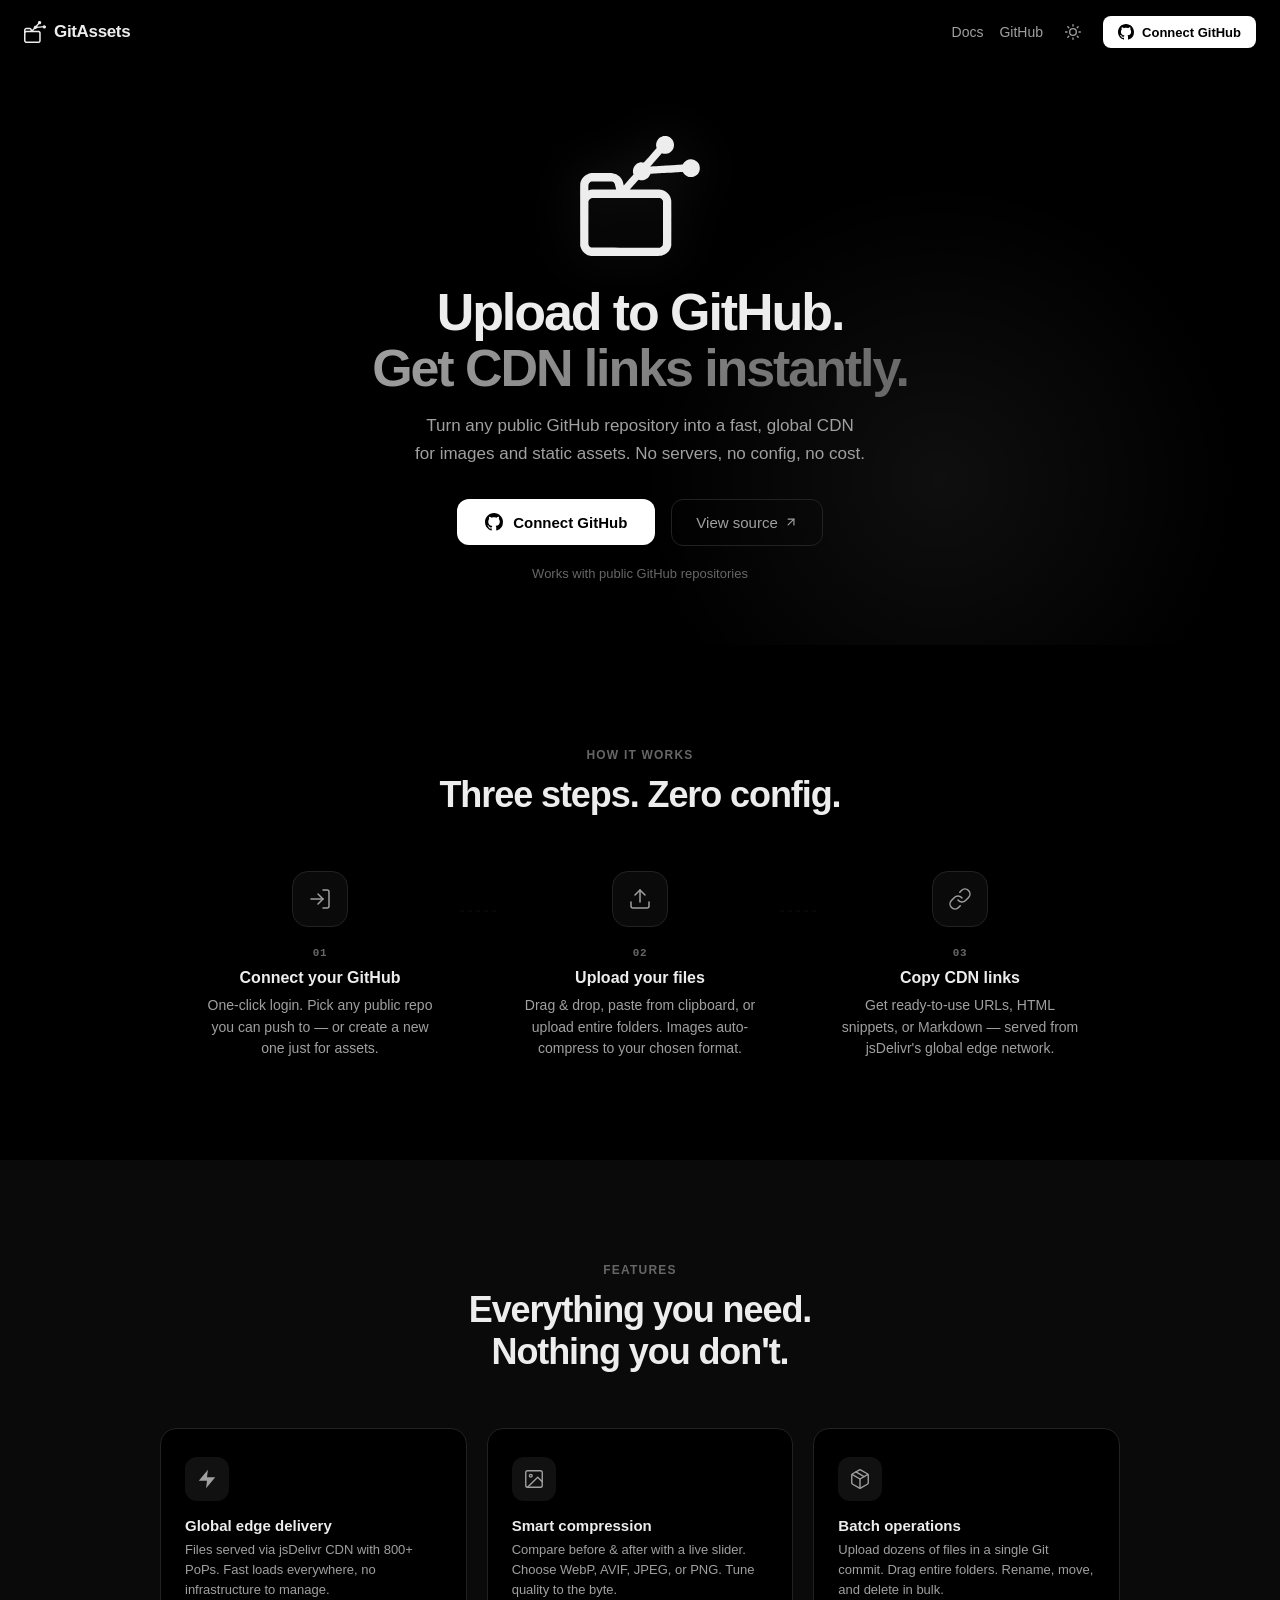
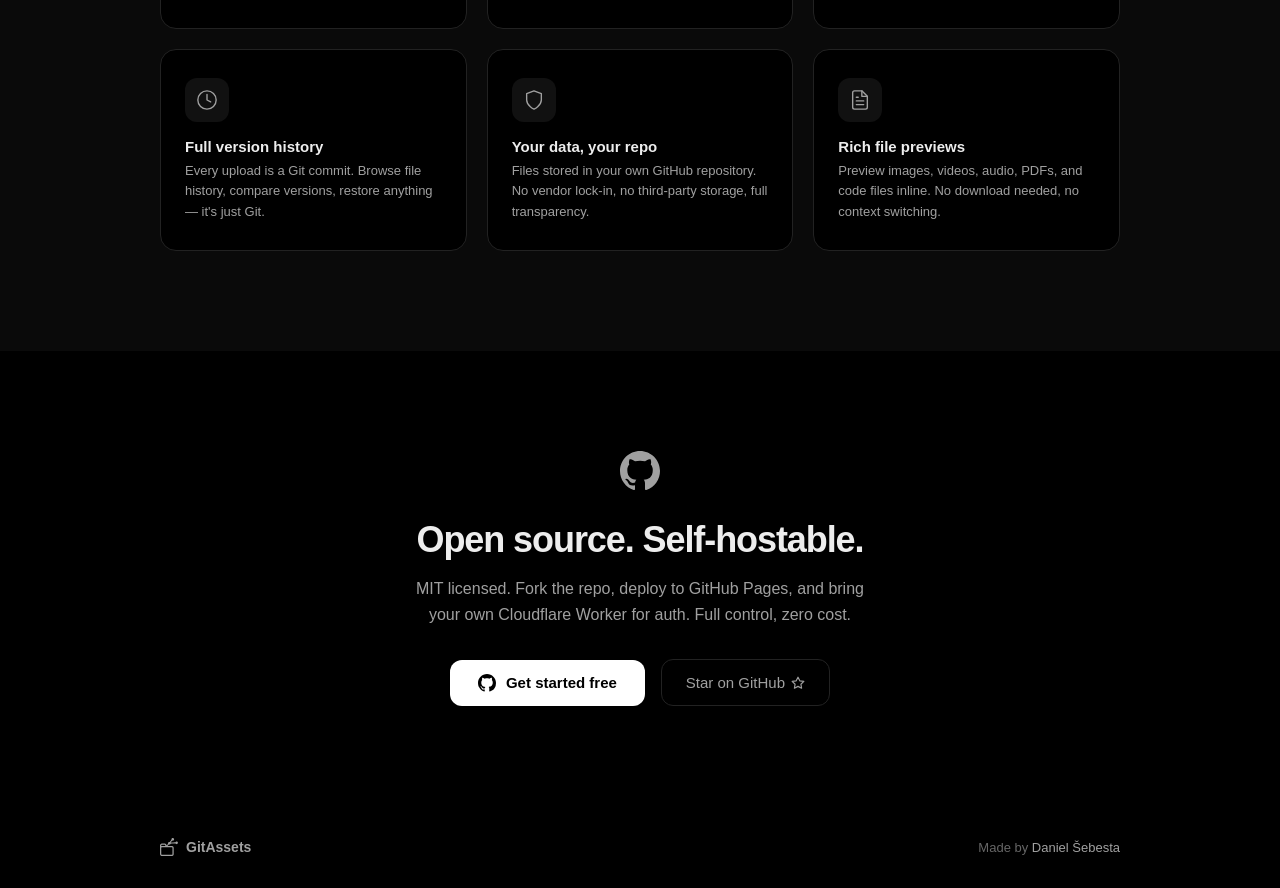
<file: index.html>
<!DOCTYPE html>
<html lang="en" data-theme="dark">
<head>
  <meta charset="UTF-8" />
  <meta name="viewport" content="width=device-width, initial-scale=1.0" />
  <meta name="color-scheme" content="dark light" />
  <meta name="theme-color" content="#000000" />
  <title>GitAssets — Upload to GitHub, get CDN links</title>
  <meta name="description" content="Turn any public GitHub repository into a free, global CDN for images and static assets. Upload files, get instant jsDelivr CDN links. No servers, no config, no cost." />
  <!-- Open Graph -->
  <meta property="og:type" content="website" />
  <meta property="og:title" content="GitAssets — Upload to GitHub, get CDN links" />
  <meta property="og:description" content="Turn any public GitHub repository into a free, global CDN for images and static assets. No servers, no config, no cost." />
  <meta property="og:image" content="/web-app-manifest-512x512.png" />
  <meta property="og:site_name" content="GitAssets" />

  <!-- Twitter Card -->
  <meta name="twitter:card" content="summary" />
  <meta name="twitter:title" content="GitAssets — Upload to GitHub, get CDN links" />
  <meta name="twitter:description" content="Turn any public GitHub repository into a free, global CDN for images and static assets. No servers, no config, no cost." />
  <meta name="twitter:image" content="/web-app-manifest-512x512.png" />

  <!-- Additional meta -->
  <meta name="author" content="Daniel Šebesta" />
  <meta name="keywords" content="GitHub, CDN, jsDelivr, image hosting, static assets, file upload, open source" />
  <meta name="robots" content="index, follow" />

  <!-- oEmbed -->
  <link rel="alternate" type="application/json+oembed" href="/oembed.json" title="GitAssets" />

  <!-- Icons & Manifest -->
  <link rel="icon" type="image/png" href="/favicon-96x96.png" sizes="96x96" />
  <link rel="icon" type="image/svg+xml" href="/favicon.svg" />
  <link rel="shortcut icon" href="/favicon.ico" />
  <link rel="apple-touch-icon" sizes="180x180" href="/apple-touch-icon.png" />
  <meta name="apple-mobile-web-app-title" content="GitAssets" />
  <link rel="manifest" href="/site.webmanifest" />
  <link rel="preconnect" href="https://fonts.bunny.net" crossorigin />
  <link href="https://fonts.bunny.net/css?family=mona-sans:400,500,600,700,800&display=swap" rel="stylesheet" />
  <link rel="stylesheet" href="/css/style.css?v=13" />
  <link rel="stylesheet" href="/css/landing.css?v=13" />
  <script>
    if (localStorage.getItem('gitassets_token')) {
      window.location.replace('/app');
    }
  </script>
</head>
<body>
  <div class="landing" id="landing">

    <!-- ── Nav ── -->
    <nav class="landing-nav">
      <a class="landing-nav-logo" href="/">
        <svg viewBox="0 0 131.914 132.292" width="22" height="22" fill="currentColor" aria-hidden="true"><path d="M34.381 178.86c-2.113-.309-3.476-.715-4.92-1.466-3.455-1.797-5.949-4.92-7.035-8.807l-.308-1.105-.03-33.825c-.028-30-.011-33.942.148-34.86.842-4.883 4.434-9.04 9.18-10.627 2.004-.67 1.487-.644 13.717-.69 7.906-.03 11.62-.004 12.426.088a13.6 13.6 0 0 1 7.955 3.762c1.13 1.101 1.904 2.109 2.558 3.327.69 1.286.917 1.926 1.52 4.29l.547 2.14 2.615-2.953c1.438-1.625 3.849-4.352 5.357-6.062l2.743-3.109-.22-.702c-.946-3.043-.173-6.715 1.934-9.18 1.365-1.598 3.022-2.629 5.182-3.224.573-.157 1.125-.199 2.427-.182.927.012 1.83.038 2.005.057.291.033.946-.673 7.297-7.864 4.908-5.557 6.955-7.953 6.902-8.079-.238-.563-.527-1.938-.589-2.804-.173-2.425.684-5.038 2.274-6.931 1.214-1.445 2.589-2.383 4.463-3.043 1.181-.417 1.195-.418 3.105-.414 1.78.004 1.989.028 2.906.33 3.566 1.172 6.115 4.028 6.79 7.611 1.069 5.661-2.896 10.988-8.664 11.642-1.203.136-2.722 0-3.817-.34l-.713-.222-6.488 7.342c-3.569 4.038-6.448 7.358-6.397 7.377.05.02 2.2-.098 4.779-.261 2.578-.164 8.924-.56 14.103-.88 15.323-.947 16.958-1.051 16.976-1.078.009-.014.22-.417.47-.897.613-1.176 2.412-2.99 3.651-3.684 2.723-1.522 5.942-1.72 8.777-.536 1.043.435 2.493 1.445 3.275 2.28 1.807 1.932 2.705 4.18 2.71 6.786.007 4.47-2.808 8.22-7.148 9.519-.9.27-1.265.315-2.615.323-1.82.011-2.645-.16-4.167-.865-1.817-.843-3.454-2.288-4.319-3.812a24 24 0 0 0-.528-.899c-.11-.162-1.851-.074-17.204.874-19.353 1.196-18.535 1.136-18.535 1.346 0 .363-1.212 2.509-1.844 3.267-1.238 1.483-3.13 2.675-5.079 3.2-1.663.448-4.332.312-5.873-.3-.137-.054-1.443 1.354-5.034 5.425l-4.85 5.497 16.775.062c15.166.055 16.87.08 17.776.26 2.783.549 5.25 1.854 7.193 3.803 2.2 2.21 3.579 5.011 3.946 8.023.1.813.125 7.47.097 25.282l-.039 24.178-.275 1.046c-.662 2.514-1.741 4.505-3.394 6.26-1.982 2.104-4.195 3.358-7.253 4.112-.76.187-3.282.201-38.881.217-20.938.009-38.2-.002-38.36-.025m76.376-9.53c.917-.434 1.484-.913 1.951-1.647.772-1.214.722.635.689-25.606l-.03-23.77-.38-.771c-.481-.977-1.493-1.943-2.435-2.323l-.672-.272H72.392c-35.777 0-37.515.01-38.086.21a4.74 4.74 0 0 0-2.852 2.725l-.27.669-.033 23.306c-.023 16.43.004 23.526.094 24.05.306 1.794 1.705 3.33 3.401 3.736.206.049 17.244.081 37.862.072l37.488-.018zM32.52 106.154c1.574-.403 3.278-.45 16.42-.452 8.76-.002 12.873-.04 12.873-.122 0-.36-1.45-5.843-1.679-6.345-.513-1.129-1.601-2.053-2.847-2.417-.556-.163-1.904-.185-11.4-.185-9.556 0-10.838.022-11.399.187-1.7.504-2.915 1.852-3.236 3.588-.07.377-.127 1.911-.127 3.41v2.723l.262-.082c.144-.044.654-.182 1.133-.305" transform="translate(-22.077 -46.596)"/></svg>
        GitAssets
      </a>
      <div class="landing-nav-right">
        <a href="/docs/" class="landing-nav-link">Docs</a>
        <a href="https://github.com/danielsebesta/git-assets" class="landing-nav-link" target="_blank" rel="noopener">GitHub</a>
        <button class="btn btn-sm btn-icon" id="landing-theme-btn" title="Toggle theme" aria-label="Toggle theme">
          <svg viewBox="0 0 24 24" width="16" height="16" fill="none" stroke="currentColor" stroke-width="2" stroke-linecap="round" stroke-linejoin="round" aria-hidden="true"><circle cx="12" cy="12" r="5"/><line x1="12" y1="1" x2="12" y2="3"/><line x1="12" y1="21" x2="12" y2="23"/><line x1="4.22" y1="4.22" x2="5.64" y2="5.64"/><line x1="18.36" y1="18.36" x2="19.78" y2="19.78"/><line x1="1" y1="12" x2="3" y2="12"/><line x1="21" y1="12" x2="23" y2="12"/><line x1="4.22" y1="19.78" x2="5.64" y2="18.36"/><line x1="18.36" y1="5.64" x2="19.78" y2="4.22"/></svg>
        </button>
        <a class="btn-cta btn-cta-sm" href="/app" data-login-link id="login-btn-top">
          <svg viewBox="0 0 16 16" width="20" height="20" fill="currentColor" aria-hidden="true"><path d="M8 0C3.58 0 0 3.58 0 8c0 3.54 2.29 6.53 5.47 7.59.4.07.55-.17.55-.38 0-.19-.01-.82-.01-1.49-2.01.37-2.53-.49-2.69-.94-.09-.23-.48-.94-.82-1.13-.28-.15-.68-.52-.01-.53.63-.01 1.08.58 1.23.82.72 1.21 1.87.87 2.33.66.07-.52.28-.87.51-1.07-1.78-.2-3.64-.89-3.64-3.95 0-.87.31-1.59.82-2.15-.08-.2-.36-1.02.08-2.12 0 0 .67-.21 2.2.82.64-.18 1.32-.27 2-.27.68 0 1.36.09 2 .27 1.53-1.04 2.2-.82 2.2-.82.44 1.1.16 1.92.08 2.12.51.56.82 1.27.82 2.15 0 3.07-1.87 3.75-3.65 3.95.29.25.54.73.54 1.48 0 1.07-.01 1.93-.01 2.2 0 .21.15.46.55.38A8.013 8.013 0 0016 8c0-4.42-3.58-8-8-8z"></path></svg>
          Connect GitHub
        </a>
      </div>
    </nav>

    <!-- ── Hero ── -->
    <section class="hero">
      <div class="hero-glow"></div>
      <div class="hero-content">
        <div class="hero-icon anim-fade-in">
          <svg viewBox="0 0 131.914 132.292" width="120" height="120" fill="currentColor" aria-hidden="true"><path d="M34.381 178.86c-2.113-.309-3.476-.715-4.92-1.466-3.455-1.797-5.949-4.92-7.035-8.807l-.308-1.105-.03-33.825c-.028-30-.011-33.942.148-34.86.842-4.883 4.434-9.04 9.18-10.627 2.004-.67 1.487-.644 13.717-.69 7.906-.03 11.62-.004 12.426.088a13.6 13.6 0 0 1 7.955 3.762c1.13 1.101 1.904 2.109 2.558 3.327.69 1.286.917 1.926 1.52 4.29l.547 2.14 2.615-2.953c1.438-1.625 3.849-4.352 5.357-6.062l2.743-3.109-.22-.702c-.946-3.043-.173-6.715 1.934-9.18 1.365-1.598 3.022-2.629 5.182-3.224.573-.157 1.125-.199 2.427-.182.927.012 1.83.038 2.005.057.291.033.946-.673 7.297-7.864 4.908-5.557 6.955-7.953 6.902-8.079-.238-.563-.527-1.938-.589-2.804-.173-2.425.684-5.038 2.274-6.931 1.214-1.445 2.589-2.383 4.463-3.043 1.181-.417 1.195-.418 3.105-.414 1.78.004 1.989.028 2.906.33 3.566 1.172 6.115 4.028 6.79 7.611 1.069 5.661-2.896 10.988-8.664 11.642-1.203.136-2.722 0-3.817-.34l-.713-.222-6.488 7.342c-3.569 4.038-6.448 7.358-6.397 7.377.05.02 2.2-.098 4.779-.261 2.578-.164 8.924-.56 14.103-.88 15.323-.947 16.958-1.051 16.976-1.078.009-.014.22-.417.47-.897.613-1.176 2.412-2.99 3.651-3.684 2.723-1.522 5.942-1.72 8.777-.536 1.043.435 2.493 1.445 3.275 2.28 1.807 1.932 2.705 4.18 2.71 6.786.007 4.47-2.808 8.22-7.148 9.519-.9.27-1.265.315-2.615.323-1.82.011-2.645-.16-4.167-.865-1.817-.843-3.454-2.288-4.319-3.812a24 24 0 0 0-.528-.899c-.11-.162-1.851-.074-17.204.874-19.353 1.196-18.535 1.136-18.535 1.346 0 .363-1.212 2.509-1.844 3.267-1.238 1.483-3.13 2.675-5.079 3.2-1.663.448-4.332.312-5.873-.3-.137-.054-1.443 1.354-5.034 5.425l-4.85 5.497 16.775.062c15.166.055 16.87.08 17.776.26 2.783.549 5.25 1.854 7.193 3.803 2.2 2.21 3.579 5.011 3.946 8.023.1.813.125 7.47.097 25.282l-.039 24.178-.275 1.046c-.662 2.514-1.741 4.505-3.394 6.26-1.982 2.104-4.195 3.358-7.253 4.112-.76.187-3.282.201-38.881.217-20.938.009-38.2-.002-38.36-.025m76.376-9.53c.917-.434 1.484-.913 1.951-1.647.772-1.214.722.635.689-25.606l-.03-23.77-.38-.771c-.481-.977-1.493-1.943-2.435-2.323l-.672-.272H72.392c-35.777 0-37.515.01-38.086.21a4.74 4.74 0 0 0-2.852 2.725l-.27.669-.033 23.306c-.023 16.43.004 23.526.094 24.05.306 1.794 1.705 3.33 3.401 3.736.206.049 17.244.081 37.862.072l37.488-.018zM32.52 106.154c1.574-.403 3.278-.45 16.42-.452 8.76-.002 12.873-.04 12.873-.122 0-.36-1.45-5.843-1.679-6.345-.513-1.129-1.601-2.053-2.847-2.417-.556-.163-1.904-.185-11.4-.185-9.556 0-10.838.022-11.399.187-1.7.504-2.915 1.852-3.236 3.588-.07.377-.127 1.911-.127 3.41v2.723l.262-.082c.144-.044.654-.182 1.133-.305" transform="translate(-22.077 -46.596)"/></svg>
        </div>
        <h1 class="hero-title anim-fade-in anim-d1">
          Upload to GitHub.<br>
          <span class="hero-title-accent">Get CDN links instantly.</span>
        </h1>
        <p class="hero-sub anim-fade-in anim-d2">
          Turn any public GitHub repository into a fast, global CDN<br class="hide-mobile">
          for images and static assets. No servers, no config, no cost.
        </p>
        <div class="hero-actions anim-fade-in anim-d3">
          <a class="hero-cta" href="/app" data-login-link id="login-btn">
            <svg viewBox="0 0 16 16" width="20" height="20" fill="currentColor" aria-hidden="true"><path d="M8 0C3.58 0 0 3.58 0 8c0 3.54 2.29 6.53 5.47 7.59.4.07.55-.17.55-.38 0-.19-.01-.82-.01-1.49-2.01.37-2.53-.49-2.69-.94-.09-.23-.48-.94-.82-1.13-.28-.15-.68-.52-.01-.53.63-.01 1.08.58 1.23.82.72 1.21 1.87.87 2.33.66.07-.52.28-.87.51-1.07-1.78-.2-3.64-.89-3.64-3.95 0-.87.31-1.59.82-2.15-.08-.2-.36-1.02.08-2.12 0 0 .67-.21 2.2.82.64-.18 1.32-.27 2-.27.68 0 1.36.09 2 .27 1.53-1.04 2.2-.82 2.2-.82.44 1.1.16 1.92.08 2.12.51.56.82 1.27.82 2.15 0 3.07-1.87 3.75-3.65 3.95.29.25.54.73.54 1.48 0 1.07-.01 1.93-.01 2.2 0 .21.15.46.55.38A8.013 8.013 0 0016 8c0-4.42-3.58-8-8-8z"></path></svg>
            Connect GitHub
          </a>
          <a class="hero-cta-secondary" href="https://github.com/danielsebesta/git-assets" target="_blank" rel="noopener">
            View source
            <svg viewBox="0 0 24 24" width="14" height="14" fill="none" stroke="currentColor" stroke-width="2" stroke-linecap="round" stroke-linejoin="round" aria-hidden="true"><line x1="7" y1="17" x2="17" y2="7"/><polyline points="7 7 17 7 17 17"/></svg>
          </a>
        </div>
        <p class="hero-note anim-fade-in anim-d4">Works with public GitHub repositories</p>
      </div>

    </section>

    <!-- ── How it works ── -->
    <section class="section" id="how">
      <div class="section-inner">
        <div class="section-header">
          <span class="section-label">How it works</span>
          <h2 class="section-title">Three steps. Zero config.</h2>
        </div>
        <div class="steps">
          <div class="step anim-slide-up">
            <div class="step-icon">
              <svg viewBox="0 0 24 24" width="24" height="24" fill="none" stroke="currentColor" stroke-width="1.5" stroke-linecap="round" stroke-linejoin="round"><path d="M15 3h4a2 2 0 0 1 2 2v14a2 2 0 0 1-2 2h-4"/><polyline points="10 17 15 12 10 7"/><line x1="15" y1="12" x2="3" y2="12"/></svg>
            </div>
            <div class="step-num">01</div>
            <h3>Connect your GitHub</h3>
            <p>One-click login. Pick any public repo you can push to — or create a new one just for assets.</p>
          </div>
          <div class="step-connector"><svg viewBox="0 0 40 24" width="40" height="24" fill="none" stroke="currentColor" stroke-width="1" stroke-dasharray="4 4" opacity="0.3"><line x1="0" y1="12" x2="40" y2="12"/></svg></div>
          <div class="step anim-slide-up anim-d1">
            <div class="step-icon">
              <svg viewBox="0 0 24 24" width="24" height="24" fill="none" stroke="currentColor" stroke-width="1.5" stroke-linecap="round" stroke-linejoin="round"><path d="M21 15v4a2 2 0 0 1-2 2H5a2 2 0 0 1-2-2v-4"/><polyline points="17 8 12 3 7 8"/><line x1="12" y1="3" x2="12" y2="15"/></svg>
            </div>
            <div class="step-num">02</div>
            <h3>Upload your files</h3>
            <p>Drag &amp; drop, paste from clipboard, or upload entire folders. Images auto-compress to your chosen format.</p>
          </div>
          <div class="step-connector"><svg viewBox="0 0 40 24" width="40" height="24" fill="none" stroke="currentColor" stroke-width="1" stroke-dasharray="4 4" opacity="0.3"><line x1="0" y1="12" x2="40" y2="12"/></svg></div>
          <div class="step anim-slide-up anim-d2">
            <div class="step-icon">
              <svg viewBox="0 0 24 24" width="24" height="24" fill="none" stroke="currentColor" stroke-width="1.5" stroke-linecap="round" stroke-linejoin="round"><path d="M10 13a5 5 0 0 0 7.54.54l3-3a5 5 0 0 0-7.07-7.07l-1.72 1.71"/><path d="M14 11a5 5 0 0 0-7.54-.54l-3 3a5 5 0 0 0 7.07 7.07l1.71-1.71"/></svg>
            </div>
            <div class="step-num">03</div>
            <h3>Copy CDN links</h3>
            <p>Get ready-to-use URLs, HTML snippets, or Markdown — served from jsDelivr's global edge network.</p>
          </div>
        </div>
      </div>
    </section>

    <!-- ── Features ── -->
    <section class="section section-alt" id="features">
      <div class="section-inner">
        <div class="section-header">
          <span class="section-label">Features</span>
          <h2 class="section-title">Everything you need.<br>Nothing you don't.</h2>
        </div>
        <div class="features-grid">
          <div class="feature-card">
            <div class="feature-icon">
              <svg viewBox="0 0 24 24" width="22" height="22" fill="currentColor" stroke="none"><polygon points="13 2 3 14 12 14 11 22 21 10 12 10 13 2"/></svg>
            </div>
            <h3>Global edge delivery</h3>
            <p>Files served via jsDelivr CDN with 800+ PoPs. Fast loads everywhere, no infrastructure to manage.</p>
          </div>
          <div class="feature-card">
            <div class="feature-icon">
              <svg viewBox="0 0 24 24" width="22" height="22" fill="none" stroke="currentColor" stroke-width="1.5" stroke-linecap="round" stroke-linejoin="round"><rect x="3" y="3" width="18" height="18" rx="2" ry="2"/><circle cx="8.5" cy="8.5" r="1.5"/><polyline points="21 15 16 10 5 21"/></svg>
            </div>
            <h3>Smart compression</h3>
            <p>Compare before &amp; after with a live slider. Choose WebP, AVIF, JPEG, or PNG. Tune quality to the byte.</p>
          </div>
          <div class="feature-card">
            <div class="feature-icon">
              <svg viewBox="0 0 24 24" width="22" height="22" fill="none" stroke="currentColor" stroke-width="1.5" stroke-linecap="round" stroke-linejoin="round"><line x1="16.5" y1="9.4" x2="7.5" y2="4.21"/><path d="M21 16V8a2 2 0 0 0-1-1.73l-7-4a2 2 0 0 0-2 0l-7 4A2 2 0 0 0 3 8v8a2 2 0 0 0 1 1.73l7 4a2 2 0 0 0 2 0l7-4A2 2 0 0 0 21 16z"/><polyline points="3.27 6.96 12 12.01 20.73 6.96"/><line x1="12" y1="22.08" x2="12" y2="12"/></svg>
            </div>
            <h3>Batch operations</h3>
            <p>Upload dozens of files in a single Git commit. Drag entire folders. Rename, move, and delete in bulk.</p>
          </div>
          <div class="feature-card">
            <div class="feature-icon">
              <svg viewBox="0 0 24 24" width="22" height="22" fill="none" stroke="currentColor" stroke-width="1.5" stroke-linecap="round" stroke-linejoin="round"><circle cx="12" cy="12" r="10"/><polyline points="12 6 12 12 16 14"/></svg>
            </div>
            <h3>Full version history</h3>
            <p>Every upload is a Git commit. Browse file history, compare versions, restore anything — it's just Git.</p>
          </div>
          <div class="feature-card">
            <div class="feature-icon">
              <svg viewBox="0 0 24 24" width="22" height="22" fill="none" stroke="currentColor" stroke-width="1.5" stroke-linecap="round" stroke-linejoin="round"><path d="M12 22s8-4 8-10V5l-8-3-8 3v7c0 6 8 10 8 10z"/></svg>
            </div>
            <h3>Your data, your repo</h3>
            <p>Files stored in your own GitHub repository. No vendor lock-in, no third-party storage, full transparency.</p>
          </div>
          <div class="feature-card">
            <div class="feature-icon">
              <svg viewBox="0 0 24 24" width="22" height="22" fill="none" stroke="currentColor" stroke-width="1.5" stroke-linecap="round" stroke-linejoin="round"><path d="M14 2H6a2 2 0 0 0-2 2v16a2 2 0 0 0 2 2h12a2 2 0 0 0 2-2V8z"/><polyline points="14 2 14 8 20 8"/><line x1="16" y1="13" x2="8" y2="13"/><line x1="16" y1="17" x2="8" y2="17"/><line x1="10" y1="9" x2="8" y2="9"/></svg>
            </div>
            <h3>Rich file previews</h3>
            <p>Preview images, videos, audio, PDFs, and code files inline. No download needed, no context switching.</p>
          </div>
        </div>
      </div>
    </section>

    <!-- ── Open source ── -->
    <section class="section" id="oss">
      <div class="section-inner section-narrow" style="text-align:center;">
        <div class="oss-icon">
          <svg viewBox="0 0 16 16" width="40" height="40" fill="currentColor" aria-hidden="true"><path d="M8 0C3.58 0 0 3.58 0 8c0 3.54 2.29 6.53 5.47 7.59.4.07.55-.17.55-.38 0-.19-.01-.82-.01-1.49-2.01.37-2.53-.49-2.69-.94-.09-.23-.48-.94-.82-1.13-.28-.15-.68-.52-.01-.53.63-.01 1.08.58 1.23.82.72 1.21 1.87.87 2.33.66.07-.52.28-.87.51-1.07-1.78-.2-3.64-.89-3.64-3.95 0-.87.31-1.59.82-2.15-.08-.2-.36-1.02.08-2.12 0 0 .67-.21 2.2.82.64-.18 1.32-.27 2-.27.68 0 1.36.09 2 .27 1.53-1.04 2.2-.82 2.2-.82.44 1.1.16 1.92.08 2.12.51.56.82 1.27.82 2.15 0 3.07-1.87 3.75-3.65 3.95.29.25.54.73.54 1.48 0 1.07-.01 1.93-.01 2.2 0 .21.15.46.55.38A8.013 8.013 0 0016 8c0-4.42-3.58-8-8-8z"></path></svg>
        </div>
        <h2 class="section-title" style="margin-top:24px;">Open source. Self-hostable.</h2>
        <p class="section-desc" style="max-width:480px;margin:16px auto 32px;">
          MIT licensed. Fork the repo, deploy to GitHub Pages, and bring your own Cloudflare Worker for auth. Full control, zero cost.
        </p>
        <div class="oss-actions">
          <a class="hero-cta" href="/app" data-login-link>
            <svg viewBox="0 0 16 16" width="20" height="20" fill="currentColor" aria-hidden="true"><path d="M8 0C3.58 0 0 3.58 0 8c0 3.54 2.29 6.53 5.47 7.59.4.07.55-.17.55-.38 0-.19-.01-.82-.01-1.49-2.01.37-2.53-.49-2.69-.94-.09-.23-.48-.94-.82-1.13-.28-.15-.68-.52-.01-.53.63-.01 1.08.58 1.23.82.72 1.21 1.87.87 2.33.66.07-.52.28-.87.51-1.07-1.78-.2-3.64-.89-3.64-3.95 0-.87.31-1.59.82-2.15-.08-.2-.36-1.02.08-2.12 0 0 .67-.21 2.2.82.64-.18 1.32-.27 2-.27.68 0 1.36.09 2 .27 1.53-1.04 2.2-.82 2.2-.82.44 1.1.16 1.92.08 2.12.51.56.82 1.27.82 2.15 0 3.07-1.87 3.75-3.65 3.95.29.25.54.73.54 1.48 0 1.07-.01 1.93-.01 2.2 0 .21.15.46.55.38A8.013 8.013 0 0016 8c0-4.42-3.58-8-8-8z"></path></svg>
            Get started free
          </a>
          <a class="hero-cta-secondary" href="https://github.com/danielsebesta/git-assets" target="_blank" rel="noopener">
            Star on GitHub
            <svg viewBox="0 0 24 24" width="14" height="14" fill="none" stroke="currentColor" stroke-width="2" stroke-linecap="round" stroke-linejoin="round"><polygon points="12 2 15.09 8.26 22 9.27 17 14.14 18.18 21.02 12 17.77 5.82 21.02 7 14.14 2 9.27 8.91 8.26 12 2"/></svg>
          </a>
        </div>
      </div>
    </section>

    <!-- ── Footer ── -->
    <footer class="landing-footer">
      <div class="footer-inner">
        <div class="footer-brand">
          <svg viewBox="0 0 131.914 132.292" width="18" height="18" fill="currentColor" aria-hidden="true"><path d="M34.381 178.86c-2.113-.309-3.476-.715-4.92-1.466-3.455-1.797-5.949-4.92-7.035-8.807l-.308-1.105-.03-33.825c-.028-30-.011-33.942.148-34.86.842-4.883 4.434-9.04 9.18-10.627 2.004-.67 1.487-.644 13.717-.69 7.906-.03 11.62-.004 12.426.088a13.6 13.6 0 0 1 7.955 3.762c1.13 1.101 1.904 2.109 2.558 3.327.69 1.286.917 1.926 1.52 4.29l.547 2.14 2.615-2.953c1.438-1.625 3.849-4.352 5.357-6.062l2.743-3.109-.22-.702c-.946-3.043-.173-6.715 1.934-9.18 1.365-1.598 3.022-2.629 5.182-3.224.573-.157 1.125-.199 2.427-.182.927.012 1.83.038 2.005.057.291.033.946-.673 7.297-7.864 4.908-5.557 6.955-7.953 6.902-8.079-.238-.563-.527-1.938-.589-2.804-.173-2.425.684-5.038 2.274-6.931 1.214-1.445 2.589-2.383 4.463-3.043 1.181-.417 1.195-.418 3.105-.414 1.78.004 1.989.028 2.906.33 3.566 1.172 6.115 4.028 6.79 7.611 1.069 5.661-2.896 10.988-8.664 11.642-1.203.136-2.722 0-3.817-.34l-.713-.222-6.488 7.342c-3.569 4.038-6.448 7.358-6.397 7.377.05.02 2.2-.098 4.779-.261 2.578-.164 8.924-.56 14.103-.88 15.323-.947 16.958-1.051 16.976-1.078.009-.014.22-.417.47-.897.613-1.176 2.412-2.99 3.651-3.684 2.723-1.522 5.942-1.72 8.777-.536 1.043.435 2.493 1.445 3.275 2.28 1.807 1.932 2.705 4.18 2.71 6.786.007 4.47-2.808 8.22-7.148 9.519-.9.27-1.265.315-2.615.323-1.82.011-2.645-.16-4.167-.865-1.817-.843-3.454-2.288-4.319-3.812a24 24 0 0 0-.528-.899c-.11-.162-1.851-.074-17.204.874-19.353 1.196-18.535 1.136-18.535 1.346 0 .363-1.212 2.509-1.844 3.267-1.238 1.483-3.13 2.675-5.079 3.2-1.663.448-4.332.312-5.873-.3-.137-.054-1.443 1.354-5.034 5.425l-4.85 5.497 16.775.062c15.166.055 16.87.08 17.776.26 2.783.549 5.25 1.854 7.193 3.803 2.2 2.21 3.579 5.011 3.946 8.023.1.813.125 7.47.097 25.282l-.039 24.178-.275 1.046c-.662 2.514-1.741 4.505-3.394 6.26-1.982 2.104-4.195 3.358-7.253 4.112-.76.187-3.282.201-38.881.217-20.938.009-38.2-.002-38.36-.025m76.376-9.53c.917-.434 1.484-.913 1.951-1.647.772-1.214.722.635.689-25.606l-.03-23.77-.38-.771c-.481-.977-1.493-1.943-2.435-2.323l-.672-.272H72.392c-35.777 0-37.515.01-38.086.21a4.74 4.74 0 0 0-2.852 2.725l-.27.669-.033 23.306c-.023 16.43.004 23.526.094 24.05.306 1.794 1.705 3.33 3.401 3.736.206.049 17.244.081 37.862.072l37.488-.018zM32.52 106.154c1.574-.403 3.278-.45 16.42-.452 8.76-.002 12.873-.04 12.873-.122 0-.36-1.45-5.843-1.679-6.345-.513-1.129-1.601-2.053-2.847-2.417-.556-.163-1.904-.185-11.4-.185-9.556 0-10.838.022-11.399.187-1.7.504-2.915 1.852-3.236 3.588-.07.377-.127 1.911-.127 3.41v2.723l.262-.082c.144-.044.654-.182 1.133-.305" transform="translate(-22.077 -46.596)"/></svg>
          GitAssets
        </div>
        <div class="footer-links">
          <span>Made by <a href="https://sebesta.dev" target="_blank" rel="noopener">Daniel &Scaron;ebesta</a></span>
        </div>
      </div>
    </footer>
  </div>

  <noscript>
    <div style="text-align:center;padding:80px 20px;color:#a0a0a0;">
      <h2 style="color:#ededed;margin-bottom:8px;">JavaScript required</h2>
      <p>GitAssets needs JavaScript to connect to GitHub and manage your files.</p>
    </div>
  </noscript>

  <script type="module">
    import { WORKER_URL } from '/js/env.js';
    document.querySelectorAll('[data-login-link]').forEach(function(a) {
      a.href = WORKER_URL + '/login';
    });
  </script>

  <script>
    // Theme toggle
    (function() {
      var btn = document.getElementById('landing-theme-btn');
      if (!btn) return;
      var sunSvg = '<svg viewBox="0 0 24 24" width="16" height="16" fill="none" stroke="currentColor" stroke-width="2" stroke-linecap="round" stroke-linejoin="round"><circle cx="12" cy="12" r="5"/><line x1="12" y1="1" x2="12" y2="3"/><line x1="12" y1="21" x2="12" y2="23"/><line x1="4.22" y1="4.22" x2="5.64" y2="5.64"/><line x1="18.36" y1="18.36" x2="19.78" y2="19.78"/><line x1="1" y1="12" x2="3" y2="12"/><line x1="21" y1="12" x2="23" y2="12"/><line x1="4.22" y1="19.78" x2="5.64" y2="18.36"/><line x1="18.36" y1="5.64" x2="19.78" y2="4.22"/></svg>';
      var moonSvg = '<svg viewBox="0 0 24 24" width="16" height="16" fill="none" stroke="currentColor" stroke-width="2" stroke-linecap="round" stroke-linejoin="round"><path d="M21 12.79A9 9 0 1 1 11.21 3 7 7 0 0 0 21 12.79z"/></svg>';
      var theme = localStorage.getItem('gitassets_theme') || 'dark';
      document.documentElement.setAttribute('data-theme', theme);
      btn.innerHTML = theme === 'dark' ? sunSvg : moonSvg;
      btn.addEventListener('click', function() {
        theme = theme === 'dark' ? 'light' : 'dark';
        document.documentElement.setAttribute('data-theme', theme);
        localStorage.setItem('gitassets_theme', theme);
        btn.innerHTML = theme === 'dark' ? sunSvg : moonSvg;
        var meta = document.querySelector('meta[name="theme-color"]');
        if (meta) meta.content = theme === 'dark' ? '#000000' : '#ffffff';
      });
    })();

    // Intersection Observer for scroll animations
    (function() {
      var observer = new IntersectionObserver(function(entries) {
        entries.forEach(function(entry) {
          if (entry.isIntersecting) {
            entry.target.classList.add('anim-visible');
            observer.unobserve(entry.target);
          }
        });
      }, { threshold: 0.1, rootMargin: '0px 0px -40px 0px' });
      document.querySelectorAll('.anim-slide-up, .feature-card, .usecase-card').forEach(function(el) {
        observer.observe(el);
      });
    })();
  </script>
</body>
</html>
</file>
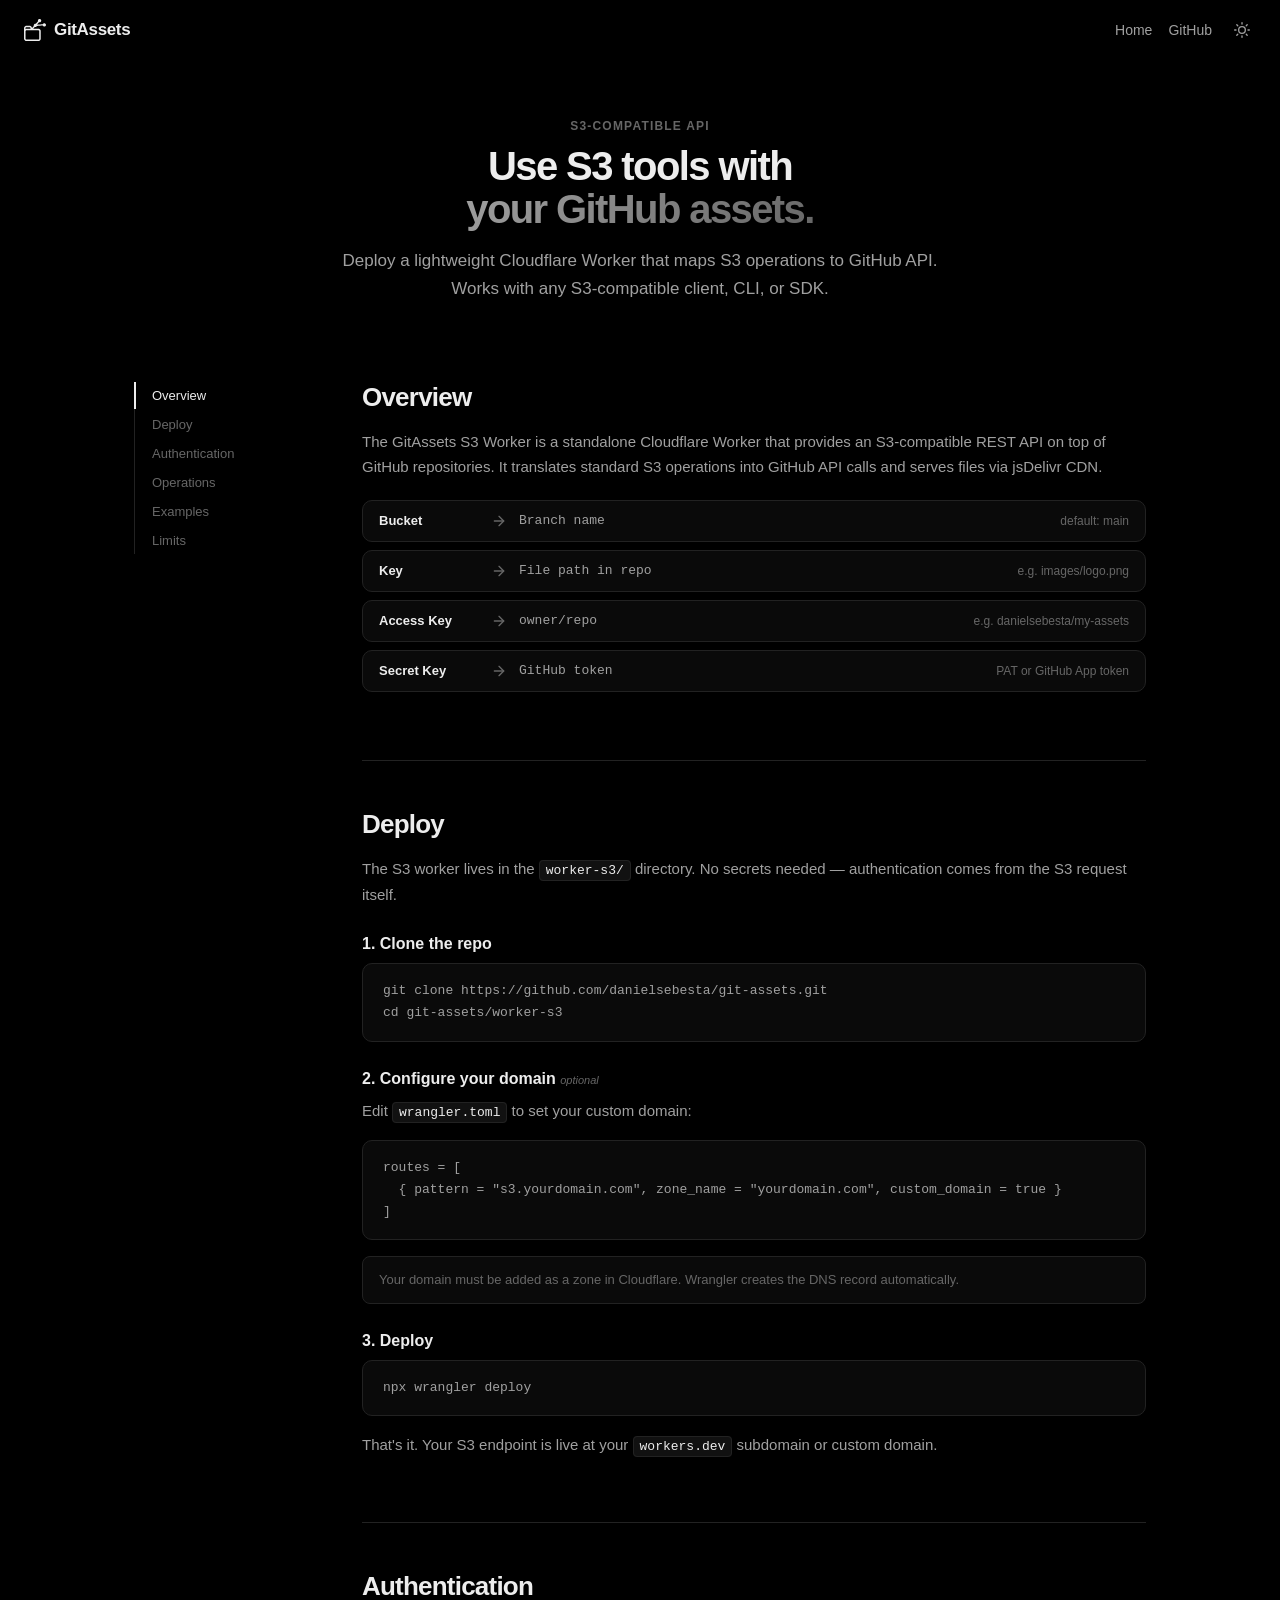
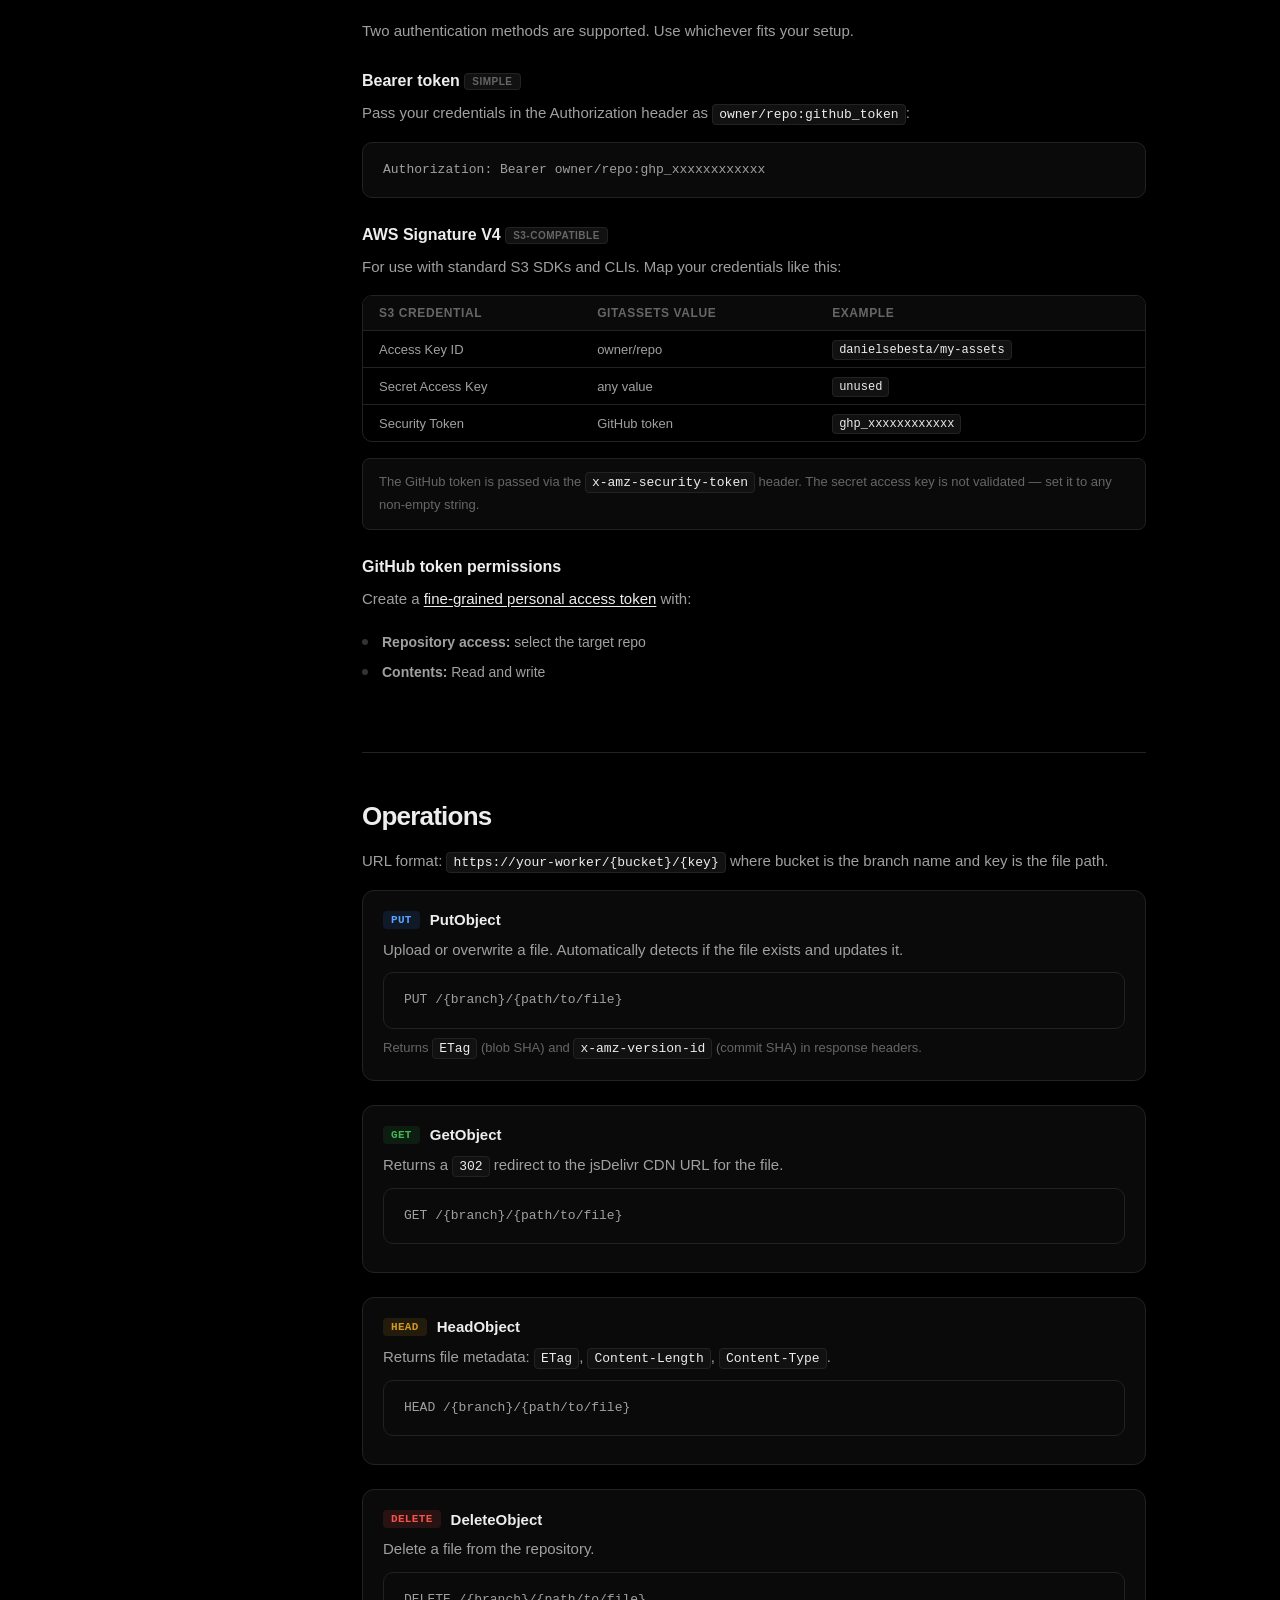
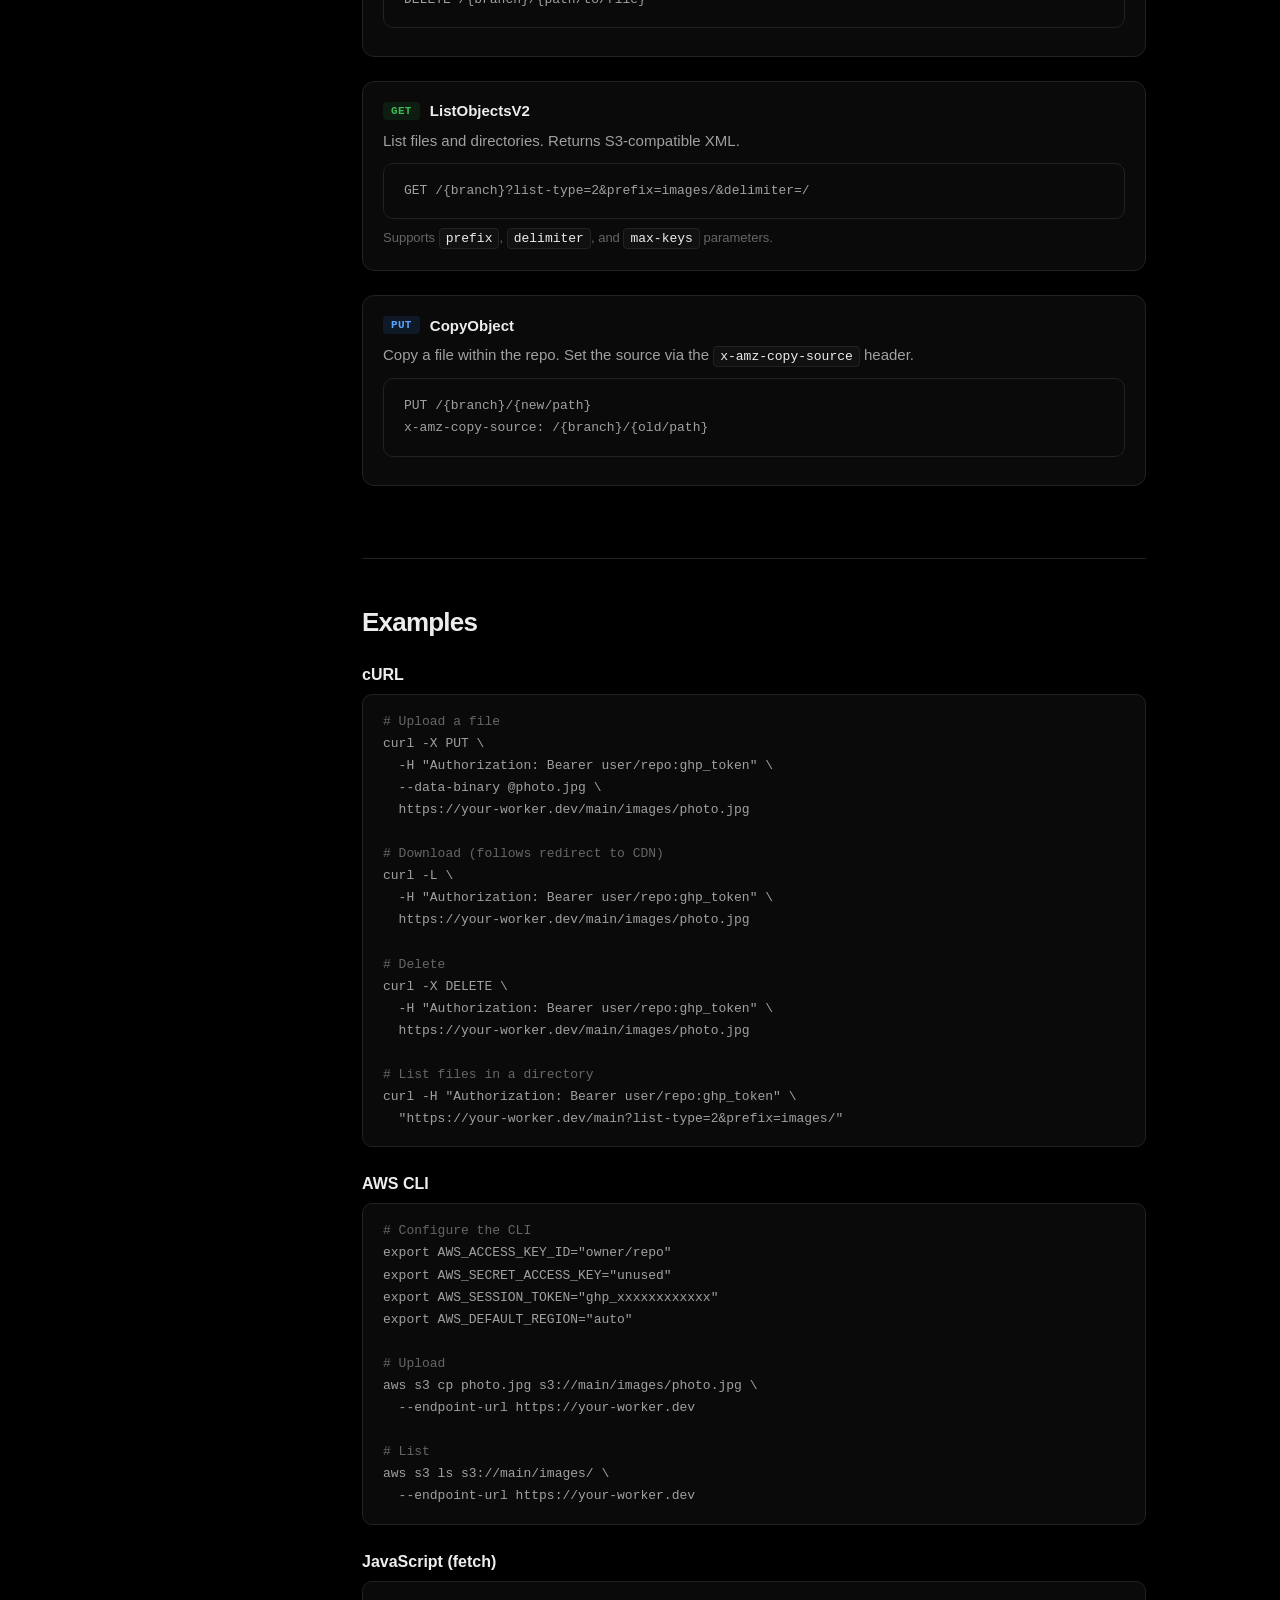
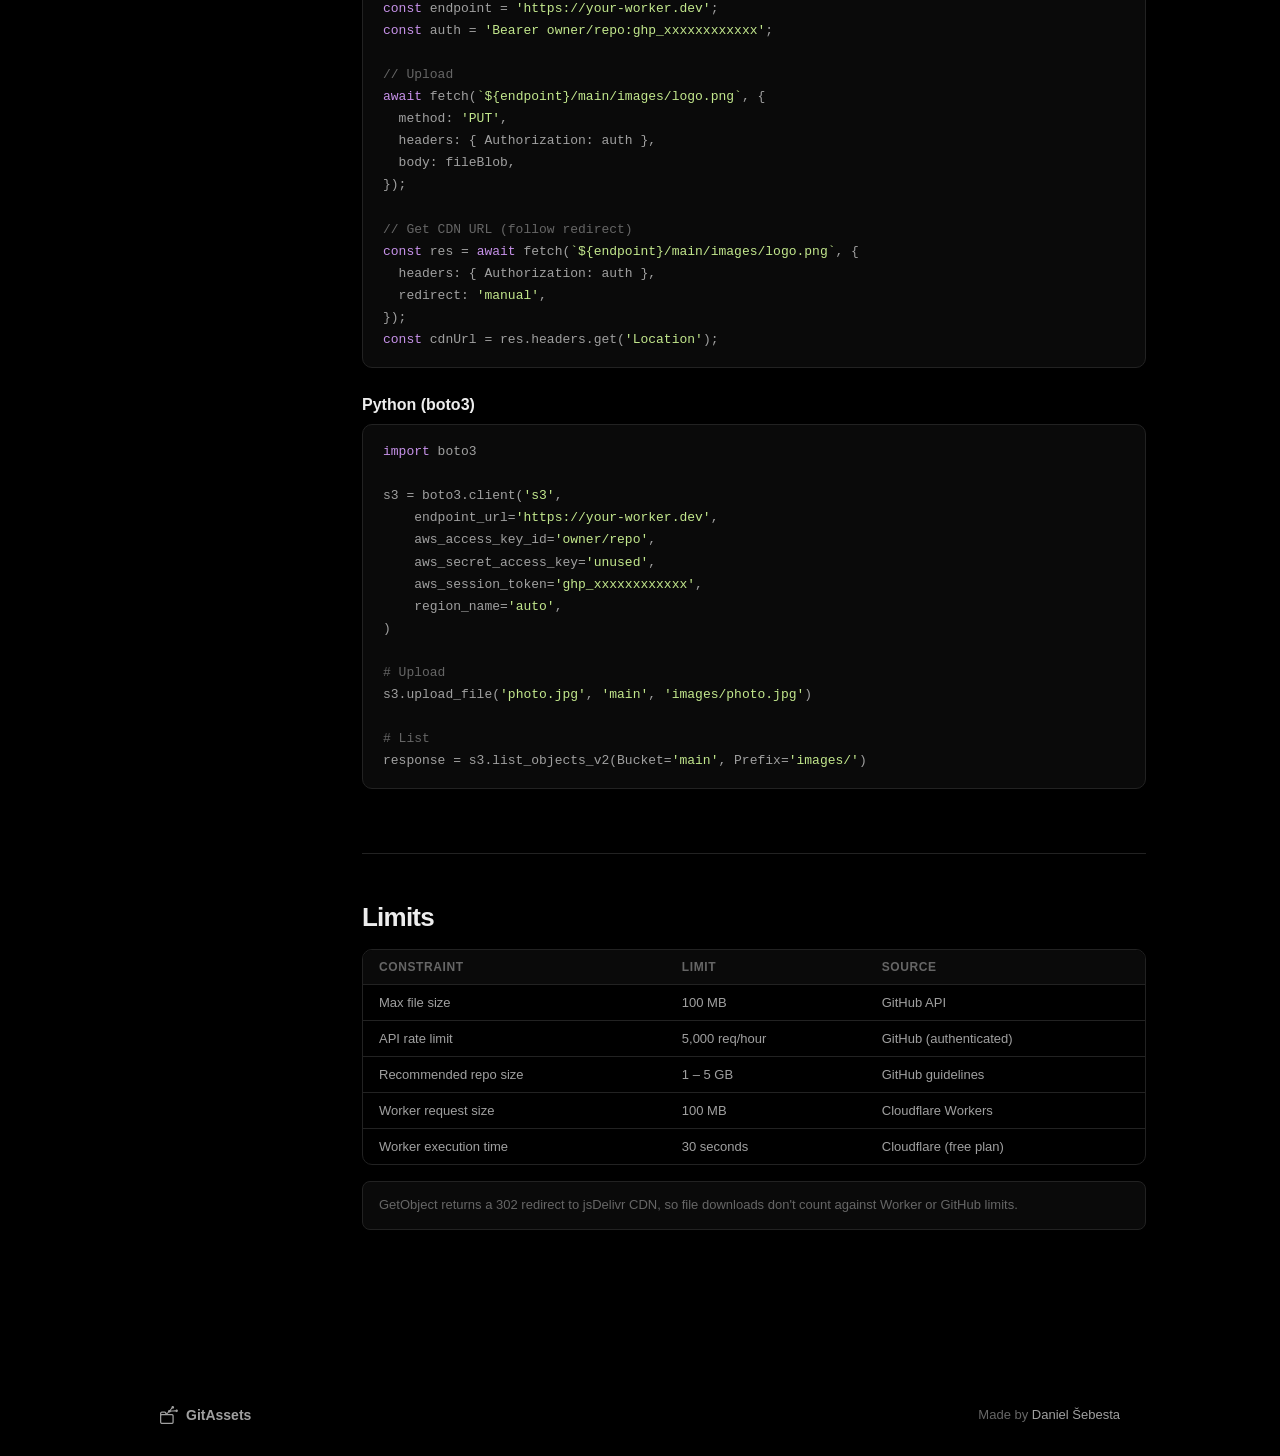
<file: docs/index.html>
<!DOCTYPE html>
<html lang="en" data-theme="dark">
<head>
  <meta charset="UTF-8" />
  <meta name="viewport" content="width=device-width, initial-scale=1.0" />
  <meta name="color-scheme" content="dark light" />
  <meta name="theme-color" content="#000000" />
  <title>S3 API Docs — GitAssets</title>
  <meta name="description" content="S3-compatible REST API for GitAssets. Use standard S3 tools to manage assets stored in GitHub repositories." />

  <link rel="icon" type="image/png" href="/favicon-96x96.png" sizes="96x96" />
  <link rel="icon" type="image/svg+xml" href="/favicon.svg" />
  <link rel="shortcut icon" href="/favicon.ico" />
  <link rel="apple-touch-icon" sizes="180x180" href="/apple-touch-icon.png" />
  <link rel="manifest" href="/site.webmanifest" />
  <link rel="preconnect" href="https://fonts.bunny.net" crossorigin />
  <link href="https://fonts.bunny.net/css?family=mona-sans:400,500,600,700,800&display=swap" rel="stylesheet" />
  <link rel="stylesheet" href="/css/style.css?v=14" />
  <link rel="stylesheet" href="/css/landing.css?v=14" />
  <link rel="stylesheet" href="/css/docs.css?v=14" />
</head>
<body>
  <div class="landing">

    <!-- Nav -->
    <nav class="landing-nav">
      <a class="landing-nav-logo" href="/">
        <svg viewBox="0 0 131.914 132.292" width="22" height="22" fill="currentColor" aria-hidden="true"><path d="M34.381 178.86c-2.113-.309-3.476-.715-4.92-1.466-3.455-1.797-5.949-4.92-7.035-8.807l-.308-1.105-.03-33.825c-.028-30-.011-33.942.148-34.86.842-4.883 4.434-9.04 9.18-10.627 2.004-.67 1.487-.644 13.717-.69 7.906-.03 11.62-.004 12.426.088a13.6 13.6 0 0 1 7.955 3.762c1.13 1.101 1.904 2.109 2.558 3.327.69 1.286.917 1.926 1.52 4.29l.547 2.14 2.615-2.953c1.438-1.625 3.849-4.352 5.357-6.062l2.743-3.109-.22-.702c-.946-3.043-.173-6.715 1.934-9.18 1.365-1.598 3.022-2.629 5.182-3.224.573-.157 1.125-.199 2.427-.182.927.012 1.83.038 2.005.057.291.033.946-.673 7.297-7.864 4.908-5.557 6.955-7.953 6.902-8.079-.238-.563-.527-1.938-.589-2.804-.173-2.425.684-5.038 2.274-6.931 1.214-1.445 2.589-2.383 4.463-3.043 1.181-.417 1.195-.418 3.105-.414 1.78.004 1.989.028 2.906.33 3.566 1.172 6.115 4.028 6.79 7.611 1.069 5.661-2.896 10.988-8.664 11.642-1.203.136-2.722 0-3.817-.34l-.713-.222-6.488 7.342c-3.569 4.038-6.448 7.358-6.397 7.377.05.02 2.2-.098 4.779-.261 2.578-.164 8.924-.56 14.103-.88 15.323-.947 16.958-1.051 16.976-1.078.009-.014.22-.417.47-.897.613-1.176 2.412-2.99 3.651-3.684 2.723-1.522 5.942-1.72 8.777-.536 1.043.435 2.493 1.445 3.275 2.28 1.807 1.932 2.705 4.18 2.71 6.786.007 4.47-2.808 8.22-7.148 9.519-.9.27-1.265.315-2.615.323-1.82.011-2.645-.16-4.167-.865-1.817-.843-3.454-2.288-4.319-3.812a24 24 0 0 0-.528-.899c-.11-.162-1.851-.074-17.204.874-19.353 1.196-18.535 1.136-18.535 1.346 0 .363-1.212 2.509-1.844 3.267-1.238 1.483-3.13 2.675-5.079 3.2-1.663.448-4.332.312-5.873-.3-.137-.054-1.443 1.354-5.034 5.425l-4.85 5.497 16.775.062c15.166.055 16.87.08 17.776.26 2.783.549 5.25 1.854 7.193 3.803 2.2 2.21 3.579 5.011 3.946 8.023.1.813.125 7.47.097 25.282l-.039 24.178-.275 1.046c-.662 2.514-1.741 4.505-3.394 6.26-1.982 2.104-4.195 3.358-7.253 4.112-.76.187-3.282.201-38.881.217-20.938.009-38.2-.002-38.36-.025m76.376-9.53c.917-.434 1.484-.913 1.951-1.647.772-1.214.722.635.689-25.606l-.03-23.77-.38-.771c-.481-.977-1.493-1.943-2.435-2.323l-.672-.272H72.392c-35.777 0-37.515.01-38.086.21a4.74 4.74 0 0 0-2.852 2.725l-.27.669-.033 23.306c-.023 16.43.004 23.526.094 24.05.306 1.794 1.705 3.33 3.401 3.736.206.049 17.244.081 37.862.072l37.488-.018zM32.52 106.154c1.574-.403 3.278-.45 16.42-.452 8.76-.002 12.873-.04 12.873-.122 0-.36-1.45-5.843-1.679-6.345-.513-1.129-1.601-2.053-2.847-2.417-.556-.163-1.904-.185-11.4-.185-9.556 0-10.838.022-11.399.187-1.7.504-2.915 1.852-3.236 3.588-.07.377-.127 1.911-.127 3.41v2.723l.262-.082c.144-.044.654-.182 1.133-.305" transform="translate(-22.077 -46.596)"/></svg>
        GitAssets
      </a>
      <div class="landing-nav-right">
        <a href="/" class="landing-nav-link">Home</a>
        <a href="https://github.com/danielsebesta/git-assets" class="landing-nav-link" target="_blank" rel="noopener">GitHub</a>
        <button class="btn btn-sm btn-icon" id="landing-theme-btn" title="Toggle theme" aria-label="Toggle theme">
          <svg viewBox="0 0 24 24" width="16" height="16" fill="none" stroke="currentColor" stroke-width="2" stroke-linecap="round" stroke-linejoin="round" aria-hidden="true"><circle cx="12" cy="12" r="5"/><line x1="12" y1="1" x2="12" y2="3"/><line x1="12" y1="21" x2="12" y2="23"/><line x1="4.22" y1="4.22" x2="5.64" y2="5.64"/><line x1="18.36" y1="18.36" x2="19.78" y2="19.78"/><line x1="1" y1="12" x2="3" y2="12"/><line x1="21" y1="12" x2="23" y2="12"/><line x1="4.22" y1="19.78" x2="5.64" y2="18.36"/><line x1="18.36" y1="5.64" x2="19.78" y2="4.22"/></svg>
        </button>
      </div>
    </nav>

    <!-- Hero -->
    <section class="docs-hero">
      <div class="docs-hero-content">
        <span class="section-label anim-fade-in">S3-Compatible API</span>
        <h1 class="hero-title anim-fade-in anim-d1" style="font-size:40px;">
          Use S3 tools with<br>
          <span class="hero-title-accent">your GitHub assets.</span>
        </h1>
        <p class="hero-sub anim-fade-in anim-d2">
          Deploy a lightweight Cloudflare Worker that maps S3 operations to GitHub API.<br class="hide-mobile">
          Works with any S3-compatible client, CLI, or SDK.
        </p>
      </div>
    </section>

    <!-- Content -->
    <div class="docs-layout">
      <aside class="docs-sidebar">
        <nav class="docs-nav">
          <a href="#overview" class="docs-nav-link active">Overview</a>
          <a href="#deploy" class="docs-nav-link">Deploy</a>
          <a href="#auth" class="docs-nav-link">Authentication</a>
          <a href="#operations" class="docs-nav-link">Operations</a>
          <a href="#examples" class="docs-nav-link">Examples</a>
          <a href="#limits" class="docs-nav-link">Limits</a>
        </nav>
      </aside>

      <main class="docs-main">

        <!-- Overview -->
        <section class="docs-section" id="overview">
          <h2>Overview</h2>
          <p>
            The GitAssets S3 Worker is a standalone Cloudflare Worker that provides an S3-compatible REST API on top of GitHub repositories. It translates standard S3 operations into GitHub API calls and serves files via jsDelivr CDN.
          </p>
          <div class="docs-mapping">
            <div class="docs-mapping-item">
              <span class="docs-mapping-label">Bucket</span>
              <svg viewBox="0 0 24 24" width="16" height="16" fill="none" stroke="currentColor" stroke-width="2" stroke-linecap="round" stroke-linejoin="round"><line x1="5" y1="12" x2="19" y2="12"/><polyline points="12 5 19 12 12 19"/></svg>
              <span class="docs-mapping-value">Branch name</span>
              <span class="docs-mapping-hint">default: main</span>
            </div>
            <div class="docs-mapping-item">
              <span class="docs-mapping-label">Key</span>
              <svg viewBox="0 0 24 24" width="16" height="16" fill="none" stroke="currentColor" stroke-width="2" stroke-linecap="round" stroke-linejoin="round"><line x1="5" y1="12" x2="19" y2="12"/><polyline points="12 5 19 12 12 19"/></svg>
              <span class="docs-mapping-value">File path in repo</span>
              <span class="docs-mapping-hint">e.g. images/logo.png</span>
            </div>
            <div class="docs-mapping-item">
              <span class="docs-mapping-label">Access Key</span>
              <svg viewBox="0 0 24 24" width="16" height="16" fill="none" stroke="currentColor" stroke-width="2" stroke-linecap="round" stroke-linejoin="round"><line x1="5" y1="12" x2="19" y2="12"/><polyline points="12 5 19 12 12 19"/></svg>
              <span class="docs-mapping-value">owner/repo</span>
              <span class="docs-mapping-hint">e.g. danielsebesta/my-assets</span>
            </div>
            <div class="docs-mapping-item">
              <span class="docs-mapping-label">Secret Key</span>
              <svg viewBox="0 0 24 24" width="16" height="16" fill="none" stroke="currentColor" stroke-width="2" stroke-linecap="round" stroke-linejoin="round"><line x1="5" y1="12" x2="19" y2="12"/><polyline points="12 5 19 12 12 19"/></svg>
              <span class="docs-mapping-value">GitHub token</span>
              <span class="docs-mapping-hint">PAT or GitHub App token</span>
            </div>
          </div>
        </section>

        <!-- Deploy -->
        <section class="docs-section" id="deploy">
          <h2>Deploy</h2>
          <p>The S3 worker lives in the <code>worker-s3/</code> directory. No secrets needed — authentication comes from the S3 request itself.</p>

          <h3>1. Clone the repo</h3>
          <div class="docs-code">
            <button class="snippet-copy" onclick="copyCode(this)" aria-label="Copy">
              <svg viewBox="0 0 24 24" width="14" height="14" fill="none" stroke="currentColor" stroke-width="2" stroke-linecap="round" stroke-linejoin="round"><rect x="9" y="9" width="13" height="13" rx="2" ry="2"/><path d="M5 15H4a2 2 0 0 1-2-2V4a2 2 0 0 1 2-2h9a2 2 0 0 1 2 2v1"/></svg>
            </button>
            <pre><code>git clone https://github.com/danielsebesta/git-assets.git
cd git-assets/worker-s3</code></pre>
          </div>

          <h3>2. Configure your domain <span class="docs-optional">optional</span></h3>
          <p>Edit <code>wrangler.toml</code> to set your custom domain:</p>
          <div class="docs-code">
            <button class="snippet-copy" onclick="copyCode(this)" aria-label="Copy">
              <svg viewBox="0 0 24 24" width="14" height="14" fill="none" stroke="currentColor" stroke-width="2" stroke-linecap="round" stroke-linejoin="round"><rect x="9" y="9" width="13" height="13" rx="2" ry="2"/><path d="M5 15H4a2 2 0 0 1-2-2V4a2 2 0 0 1 2-2h9a2 2 0 0 1 2 2v1"/></svg>
            </button>
            <pre><code>routes = [
  { pattern = "s3.yourdomain.com", zone_name = "yourdomain.com", custom_domain = true }
]</code></pre>
          </div>
          <p class="docs-note">Your domain must be added as a zone in Cloudflare. Wrangler creates the DNS record automatically.</p>

          <h3>3. Deploy</h3>
          <div class="docs-code">
            <button class="snippet-copy" onclick="copyCode(this)" aria-label="Copy">
              <svg viewBox="0 0 24 24" width="14" height="14" fill="none" stroke="currentColor" stroke-width="2" stroke-linecap="round" stroke-linejoin="round"><rect x="9" y="9" width="13" height="13" rx="2" ry="2"/><path d="M5 15H4a2 2 0 0 1-2-2V4a2 2 0 0 1 2-2h9a2 2 0 0 1 2 2v1"/></svg>
            </button>
            <pre><code>npx wrangler deploy</code></pre>
          </div>
          <p>That's it. Your S3 endpoint is live at your <code>workers.dev</code> subdomain or custom domain.</p>
        </section>

        <!-- Auth -->
        <section class="docs-section" id="auth">
          <h2>Authentication</h2>
          <p>Two authentication methods are supported. Use whichever fits your setup.</p>

          <h3>Bearer token <span class="docs-badge">simple</span></h3>
          <p>Pass your credentials in the Authorization header as <code>owner/repo:github_token</code>:</p>
          <div class="docs-code">
            <button class="snippet-copy" onclick="copyCode(this)" aria-label="Copy">
              <svg viewBox="0 0 24 24" width="14" height="14" fill="none" stroke="currentColor" stroke-width="2" stroke-linecap="round" stroke-linejoin="round"><rect x="9" y="9" width="13" height="13" rx="2" ry="2"/><path d="M5 15H4a2 2 0 0 1-2-2V4a2 2 0 0 1 2-2h9a2 2 0 0 1 2 2v1"/></svg>
            </button>
            <pre><code>Authorization: Bearer owner/repo:ghp_xxxxxxxxxxxx</code></pre>
          </div>

          <h3>AWS Signature V4 <span class="docs-badge">s3-compatible</span></h3>
          <p>For use with standard S3 SDKs and CLIs. Map your credentials like this:</p>
          <div class="docs-table-wrap">
            <table class="docs-table">
              <thead>
                <tr><th>S3 credential</th><th>GitAssets value</th><th>Example</th></tr>
              </thead>
              <tbody>
                <tr><td>Access Key ID</td><td>owner/repo</td><td><code>danielsebesta/my-assets</code></td></tr>
                <tr><td>Secret Access Key</td><td>any value</td><td><code>unused</code></td></tr>
                <tr><td>Security Token</td><td>GitHub token</td><td><code>ghp_xxxxxxxxxxxx</code></td></tr>
              </tbody>
            </table>
          </div>
          <p class="docs-note">The GitHub token is passed via the <code>x-amz-security-token</code> header. The secret access key is not validated — set it to any non-empty string.</p>

          <h3>GitHub token permissions</h3>
          <p>Create a <a href="https://github.com/settings/tokens?type=beta" target="_blank" rel="noopener">fine-grained personal access token</a> with:</p>
          <ul class="docs-list">
            <li><strong>Repository access:</strong> select the target repo</li>
            <li><strong>Contents:</strong> Read and write</li>
          </ul>
        </section>

        <!-- Operations -->
        <section class="docs-section" id="operations">
          <h2>Operations</h2>
          <p>URL format: <code>https://your-worker/{bucket}/{key}</code> where bucket is the branch name and key is the file path.</p>

          <div class="docs-op">
            <div class="docs-op-header">
              <span class="docs-method put">PUT</span>
              <span class="docs-op-name">PutObject</span>
            </div>
            <p>Upload or overwrite a file. Automatically detects if the file exists and updates it.</p>
            <div class="docs-code">
              <pre><code>PUT /{branch}/{path/to/file}</code></pre>
            </div>
            <p class="docs-op-detail">Returns <code>ETag</code> (blob SHA) and <code>x-amz-version-id</code> (commit SHA) in response headers.</p>
          </div>

          <div class="docs-op">
            <div class="docs-op-header">
              <span class="docs-method get">GET</span>
              <span class="docs-op-name">GetObject</span>
            </div>
            <p>Returns a <code>302</code> redirect to the jsDelivr CDN URL for the file.</p>
            <div class="docs-code">
              <pre><code>GET /{branch}/{path/to/file}</code></pre>
            </div>
          </div>

          <div class="docs-op">
            <div class="docs-op-header">
              <span class="docs-method head">HEAD</span>
              <span class="docs-op-name">HeadObject</span>
            </div>
            <p>Returns file metadata: <code>ETag</code>, <code>Content-Length</code>, <code>Content-Type</code>.</p>
            <div class="docs-code">
              <pre><code>HEAD /{branch}/{path/to/file}</code></pre>
            </div>
          </div>

          <div class="docs-op">
            <div class="docs-op-header">
              <span class="docs-method delete">DELETE</span>
              <span class="docs-op-name">DeleteObject</span>
            </div>
            <p>Delete a file from the repository.</p>
            <div class="docs-code">
              <pre><code>DELETE /{branch}/{path/to/file}</code></pre>
            </div>
          </div>

          <div class="docs-op">
            <div class="docs-op-header">
              <span class="docs-method get">GET</span>
              <span class="docs-op-name">ListObjectsV2</span>
            </div>
            <p>List files and directories. Returns S3-compatible XML.</p>
            <div class="docs-code">
              <pre><code>GET /{branch}?list-type=2&amp;prefix=images/&amp;delimiter=/</code></pre>
            </div>
            <p class="docs-op-detail">Supports <code>prefix</code>, <code>delimiter</code>, and <code>max-keys</code> parameters.</p>
          </div>

          <div class="docs-op">
            <div class="docs-op-header">
              <span class="docs-method put">PUT</span>
              <span class="docs-op-name">CopyObject</span>
            </div>
            <p>Copy a file within the repo. Set the source via the <code>x-amz-copy-source</code> header.</p>
            <div class="docs-code">
              <pre><code>PUT /{branch}/{new/path}
x-amz-copy-source: /{branch}/{old/path}</code></pre>
            </div>
          </div>
        </section>

        <!-- Examples -->
        <section class="docs-section" id="examples">
          <h2>Examples</h2>

          <h3>cURL</h3>
          <div class="docs-code">
            <button class="snippet-copy" onclick="copyCode(this)" aria-label="Copy">
              <svg viewBox="0 0 24 24" width="14" height="14" fill="none" stroke="currentColor" stroke-width="2" stroke-linecap="round" stroke-linejoin="round"><rect x="9" y="9" width="13" height="13" rx="2" ry="2"/><path d="M5 15H4a2 2 0 0 1-2-2V4a2 2 0 0 1 2-2h9a2 2 0 0 1 2 2v1"/></svg>
            </button>
            <pre><code><span class="code-comment"># Upload a file</span>
curl -X PUT \
  -H "Authorization: Bearer user/repo:ghp_token" \
  --data-binary @photo.jpg \
  https://your-worker.dev/main/images/photo.jpg

<span class="code-comment"># Download (follows redirect to CDN)</span>
curl -L \
  -H "Authorization: Bearer user/repo:ghp_token" \
  https://your-worker.dev/main/images/photo.jpg

<span class="code-comment"># Delete</span>
curl -X DELETE \
  -H "Authorization: Bearer user/repo:ghp_token" \
  https://your-worker.dev/main/images/photo.jpg

<span class="code-comment"># List files in a directory</span>
curl -H "Authorization: Bearer user/repo:ghp_token" \
  "https://your-worker.dev/main?list-type=2&amp;prefix=images/"</code></pre>
          </div>

          <h3>AWS CLI</h3>
          <div class="docs-code">
            <button class="snippet-copy" onclick="copyCode(this)" aria-label="Copy">
              <svg viewBox="0 0 24 24" width="14" height="14" fill="none" stroke="currentColor" stroke-width="2" stroke-linecap="round" stroke-linejoin="round"><rect x="9" y="9" width="13" height="13" rx="2" ry="2"/><path d="M5 15H4a2 2 0 0 1-2-2V4a2 2 0 0 1 2-2h9a2 2 0 0 1 2 2v1"/></svg>
            </button>
            <pre><code><span class="code-comment"># Configure the CLI</span>
export AWS_ACCESS_KEY_ID="owner/repo"
export AWS_SECRET_ACCESS_KEY="unused"
export AWS_SESSION_TOKEN="ghp_xxxxxxxxxxxx"
export AWS_DEFAULT_REGION="auto"

<span class="code-comment"># Upload</span>
aws s3 cp photo.jpg s3://main/images/photo.jpg \
  --endpoint-url https://your-worker.dev

<span class="code-comment"># List</span>
aws s3 ls s3://main/images/ \
  --endpoint-url https://your-worker.dev</code></pre>
          </div>

          <h3>JavaScript (fetch)</h3>
          <div class="docs-code">
            <button class="snippet-copy" onclick="copyCode(this)" aria-label="Copy">
              <svg viewBox="0 0 24 24" width="14" height="14" fill="none" stroke="currentColor" stroke-width="2" stroke-linecap="round" stroke-linejoin="round"><rect x="9" y="9" width="13" height="13" rx="2" ry="2"/><path d="M5 15H4a2 2 0 0 1-2-2V4a2 2 0 0 1 2-2h9a2 2 0 0 1 2 2v1"/></svg>
            </button>
            <pre><code><span class="code-keyword">const</span> endpoint = <span class="code-string">'https://your-worker.dev'</span>;
<span class="code-keyword">const</span> auth = <span class="code-string">'Bearer owner/repo:ghp_xxxxxxxxxxxx'</span>;

<span class="code-comment">// Upload</span>
<span class="code-keyword">await</span> fetch(<span class="code-string">`${endpoint}/main/images/logo.png`</span>, {
  method: <span class="code-string">'PUT'</span>,
  headers: { Authorization: auth },
  body: fileBlob,
});

<span class="code-comment">// Get CDN URL (follow redirect)</span>
<span class="code-keyword">const</span> res = <span class="code-keyword">await</span> fetch(<span class="code-string">`${endpoint}/main/images/logo.png`</span>, {
  headers: { Authorization: auth },
  redirect: <span class="code-string">'manual'</span>,
});
<span class="code-keyword">const</span> cdnUrl = res.headers.get(<span class="code-string">'Location'</span>);</code></pre>
          </div>

          <h3>Python (boto3)</h3>
          <div class="docs-code">
            <button class="snippet-copy" onclick="copyCode(this)" aria-label="Copy">
              <svg viewBox="0 0 24 24" width="14" height="14" fill="none" stroke="currentColor" stroke-width="2" stroke-linecap="round" stroke-linejoin="round"><rect x="9" y="9" width="13" height="13" rx="2" ry="2"/><path d="M5 15H4a2 2 0 0 1-2-2V4a2 2 0 0 1 2-2h9a2 2 0 0 1 2 2v1"/></svg>
            </button>
            <pre><code><span class="code-keyword">import</span> boto3

s3 = boto3.client(<span class="code-string">'s3'</span>,
    endpoint_url=<span class="code-string">'https://your-worker.dev'</span>,
    aws_access_key_id=<span class="code-string">'owner/repo'</span>,
    aws_secret_access_key=<span class="code-string">'unused'</span>,
    aws_session_token=<span class="code-string">'ghp_xxxxxxxxxxxx'</span>,
    region_name=<span class="code-string">'auto'</span>,
)

<span class="code-comment"># Upload</span>
s3.upload_file(<span class="code-string">'photo.jpg'</span>, <span class="code-string">'main'</span>, <span class="code-string">'images/photo.jpg'</span>)

<span class="code-comment"># List</span>
response = s3.list_objects_v2(Bucket=<span class="code-string">'main'</span>, Prefix=<span class="code-string">'images/'</span>)</code></pre>
          </div>
        </section>

        <!-- Limits -->
        <section class="docs-section" id="limits">
          <h2>Limits</h2>
          <div class="docs-table-wrap">
            <table class="docs-table">
              <thead>
                <tr><th>Constraint</th><th>Limit</th><th>Source</th></tr>
              </thead>
              <tbody>
                <tr><td>Max file size</td><td>100 MB</td><td>GitHub API</td></tr>
                <tr><td>API rate limit</td><td>5,000 req/hour</td><td>GitHub (authenticated)</td></tr>
                <tr><td>Recommended repo size</td><td>1 &ndash; 5 GB</td><td>GitHub guidelines</td></tr>
                <tr><td>Worker request size</td><td>100 MB</td><td>Cloudflare Workers</td></tr>
                <tr><td>Worker execution time</td><td>30 seconds</td><td>Cloudflare (free plan)</td></tr>
              </tbody>
            </table>
          </div>
          <p class="docs-note">GetObject returns a 302 redirect to jsDelivr CDN, so file downloads don't count against Worker or GitHub limits.</p>
        </section>

      </main>
    </div>

    <!-- Footer -->
    <footer class="landing-footer">
      <div class="footer-inner">
        <div class="footer-brand">
          <svg viewBox="0 0 131.914 132.292" width="18" height="18" fill="currentColor" aria-hidden="true"><path d="M34.381 178.86c-2.113-.309-3.476-.715-4.92-1.466-3.455-1.797-5.949-4.92-7.035-8.807l-.308-1.105-.03-33.825c-.028-30-.011-33.942.148-34.86.842-4.883 4.434-9.04 9.18-10.627 2.004-.67 1.487-.644 13.717-.69 7.906-.03 11.62-.004 12.426.088a13.6 13.6 0 0 1 7.955 3.762c1.13 1.101 1.904 2.109 2.558 3.327.69 1.286.917 1.926 1.52 4.29l.547 2.14 2.615-2.953c1.438-1.625 3.849-4.352 5.357-6.062l2.743-3.109-.22-.702c-.946-3.043-.173-6.715 1.934-9.18 1.365-1.598 3.022-2.629 5.182-3.224.573-.157 1.125-.199 2.427-.182.927.012 1.83.038 2.005.057.291.033.946-.673 7.297-7.864 4.908-5.557 6.955-7.953 6.902-8.079-.238-.563-.527-1.938-.589-2.804-.173-2.425.684-5.038 2.274-6.931 1.214-1.445 2.589-2.383 4.463-3.043 1.181-.417 1.195-.418 3.105-.414 1.78.004 1.989.028 2.906.33 3.566 1.172 6.115 4.028 6.79 7.611 1.069 5.661-2.896 10.988-8.664 11.642-1.203.136-2.722 0-3.817-.34l-.713-.222-6.488 7.342c-3.569 4.038-6.448 7.358-6.397 7.377.05.02 2.2-.098 4.779-.261 2.578-.164 8.924-.56 14.103-.88 15.323-.947 16.958-1.051 16.976-1.078.009-.014.22-.417.47-.897.613-1.176 2.412-2.99 3.651-3.684 2.723-1.522 5.942-1.72 8.777-.536 1.043.435 2.493 1.445 3.275 2.28 1.807 1.932 2.705 4.18 2.71 6.786.007 4.47-2.808 8.22-7.148 9.519-.9.27-1.265.315-2.615.323-1.82.011-2.645-.16-4.167-.865-1.817-.843-3.454-2.288-4.319-3.812a24 24 0 0 0-.528-.899c-.11-.162-1.851-.074-17.204.874-19.353 1.196-18.535 1.136-18.535 1.346 0 .363-1.212 2.509-1.844 3.267-1.238 1.483-3.13 2.675-5.079 3.2-1.663.448-4.332.312-5.873-.3-.137-.054-1.443 1.354-5.034 5.425l-4.85 5.497 16.775.062c15.166.055 16.87.08 17.776.26 2.783.549 5.25 1.854 7.193 3.803 2.2 2.21 3.579 5.011 3.946 8.023.1.813.125 7.47.097 25.282l-.039 24.178-.275 1.046c-.662 2.514-1.741 4.505-3.394 6.26-1.982 2.104-4.195 3.358-7.253 4.112-.76.187-3.282.201-38.881.217-20.938.009-38.2-.002-38.36-.025m76.376-9.53c.917-.434 1.484-.913 1.951-1.647.772-1.214.722.635.689-25.606l-.03-23.77-.38-.771c-.481-.977-1.493-1.943-2.435-2.323l-.672-.272H72.392c-35.777 0-37.515.01-38.086.21a4.74 4.74 0 0 0-2.852 2.725l-.27.669-.033 23.306c-.023 16.43.004 23.526.094 24.05.306 1.794 1.705 3.33 3.401 3.736.206.049 17.244.081 37.862.072l37.488-.018zM32.52 106.154c1.574-.403 3.278-.45 16.42-.452 8.76-.002 12.873-.04 12.873-.122 0-.36-1.45-5.843-1.679-6.345-.513-1.129-1.601-2.053-2.847-2.417-.556-.163-1.904-.185-11.4-.185-9.556 0-10.838.022-11.399.187-1.7.504-2.915 1.852-3.236 3.588-.07.377-.127 1.911-.127 3.41v2.723l.262-.082c.144-.044.654-.182 1.133-.305" transform="translate(-22.077 -46.596)"/></svg>
          GitAssets
        </div>
        <div class="footer-links">
          <span>Made by <a href="https://sebesta.dev" target="_blank" rel="noopener">Daniel &Scaron;ebesta</a></span>
        </div>
      </div>
    </footer>
  </div>

  <script>
    // Theme toggle
    (function() {
      var btn = document.getElementById('landing-theme-btn');
      if (!btn) return;
      var sunSvg = '<svg viewBox="0 0 24 24" width="16" height="16" fill="none" stroke="currentColor" stroke-width="2" stroke-linecap="round" stroke-linejoin="round"><circle cx="12" cy="12" r="5"/><line x1="12" y1="1" x2="12" y2="3"/><line x1="12" y1="21" x2="12" y2="23"/><line x1="4.22" y1="4.22" x2="5.64" y2="5.64"/><line x1="18.36" y1="18.36" x2="19.78" y2="19.78"/><line x1="1" y1="12" x2="3" y2="12"/><line x1="21" y1="12" x2="23" y2="12"/><line x1="4.22" y1="19.78" x2="5.64" y2="18.36"/><line x1="18.36" y1="5.64" x2="19.78" y2="4.22"/></svg>';
      var moonSvg = '<svg viewBox="0 0 24 24" width="16" height="16" fill="none" stroke="currentColor" stroke-width="2" stroke-linecap="round" stroke-linejoin="round"><path d="M21 12.79A9 9 0 1 1 11.21 3 7 7 0 0 0 21 12.79z"/></svg>';
      var theme = localStorage.getItem('gitassets_theme') || 'dark';
      document.documentElement.setAttribute('data-theme', theme);
      btn.innerHTML = theme === 'dark' ? sunSvg : moonSvg;
      btn.addEventListener('click', function() {
        theme = theme === 'dark' ? 'light' : 'dark';
        document.documentElement.setAttribute('data-theme', theme);
        localStorage.setItem('gitassets_theme', theme);
        btn.innerHTML = theme === 'dark' ? sunSvg : moonSvg;
        var meta = document.querySelector('meta[name="theme-color"]');
        if (meta) meta.content = theme === 'dark' ? '#000000' : '#ffffff';
      });
    })();

    // Sidebar scroll spy
    (function() {
      var links = document.querySelectorAll('.docs-nav-link');
      var sections = [];
      links.forEach(function(link) {
        var id = link.getAttribute('href').slice(1);
        var el = document.getElementById(id);
        if (el) sections.push({ id: id, el: el, link: link });
      });

      function update() {
        var scrollY = window.scrollY + 100;
        var current = sections[0];
        for (var i = 0; i < sections.length; i++) {
          if (sections[i].el.offsetTop <= scrollY) current = sections[i];
        }
        links.forEach(function(l) { l.classList.remove('active'); });
        if (current) current.link.classList.add('active');
      }

      window.addEventListener('scroll', update, { passive: true });
      update();
    })();

    // Copy code
    function copyCode(btn) {
      var code = btn.parentElement.querySelector('code');
      var text = code.textContent;
      navigator.clipboard.writeText(text).then(function() {
        btn.innerHTML = '<svg viewBox="0 0 24 24" width="14" height="14" fill="none" stroke="currentColor" stroke-width="2" stroke-linecap="round" stroke-linejoin="round"><polyline points="20 6 9 17 4 12"/></svg>';
        setTimeout(function() {
          btn.innerHTML = '<svg viewBox="0 0 24 24" width="14" height="14" fill="none" stroke="currentColor" stroke-width="2" stroke-linecap="round" stroke-linejoin="round"><rect x="9" y="9" width="13" height="13" rx="2" ry="2"/><path d="M5 15H4a2 2 0 0 1-2-2V4a2 2 0 0 1 2-2h9a2 2 0 0 1 2 2v1"/></svg>';
        }, 2000);
      });
    }
  </script>
</body>
</html>
</file>
<file: css/style.css>
:root,
[data-theme="dark"] {
  --bg: #000000;
  --surface: #0a0a0a;
  --surface-raised: #111111;
  --border: #222222;
  --border-hover: #333333;
  --text: #ededed;
  --text-muted: #a0a0a0;
  --text-faint: #666666;
  --primary: #ffffff;
  --primary-hover: #cccccc;
  --danger: #ff4444;
  --danger-hover: #ff6666;
  --success: #00cc88;
  --warning: #ffaa00;
  --radius: 8px;
  --font: 'Mona Sans', -apple-system, BlinkMacSystemFont, 'Segoe UI', Helvetica, Arial, sans-serif;
  --mono: 'SFMono-Regular', Consolas, 'Liberation Mono', Menlo, monospace;
  --shadow-sm: 0 1px 2px rgba(0, 0, 0, 0.4);
  --shadow-md: 0 4px 12px rgba(0, 0, 0, 0.5);
  --shadow-lg: 0 8px 24px rgba(0, 0, 0, 0.6);
}

[data-theme="light"] {
  --bg: #ffffff;
  --surface: #fafafa;
  --surface-raised: #f5f5f5;
  --border: #eaeaea;
  --border-hover: #999999;
  --text: #171717;
  --text-muted: #555555;
  --text-faint: #777777;
  --primary: #000000;
  --primary-hover: #333333;
  --danger: #ee0000;
  --danger-hover: #cc0000;
  --success: #00aa66;
  --warning: #f5a623;
  --shadow-sm: 0 1px 2px rgba(0, 0, 0, 0.06);
  --shadow-md: 0 4px 12px rgba(0, 0, 0, 0.08);
  --shadow-lg: 0 8px 24px rgba(0, 0, 0, 0.12);
}

* { margin: 0; padding: 0; box-sizing: border-box; }

body {
  font-family: var(--font);
  background: var(--bg);
  color: var(--text);
  min-height: 100dvh;
}

/* ── Utility ── */
.sr-only {
  position: absolute;
  width: 1px;
  height: 1px;
  padding: 0;
  margin: -1px;
  overflow: hidden;
  clip: rect(0, 0, 0, 0);
  white-space: nowrap;
  border: 0;
}

/* ── Header ── */
.header {
  display: flex;
  align-items: center;
  justify-content: space-between;
  padding: 16px 24px;
  border-bottom: 1px solid var(--border);
  background: var(--surface);
}

.header-logo {
  display: inline-flex;
  align-items: center;
  gap: 8px;
  font-size: 17px;
  font-weight: 700;
  color: var(--text);
  text-decoration: none;
  letter-spacing: -0.02em;
}

.header-logo svg { flex-shrink: 0; }

.header-right {
  display: flex;
  align-items: center;
  gap: 12px;
}

.header-user-btn {
  display: flex;
  align-items: center;
  gap: 8px;
  padding: 4px 10px 4px 4px;
  border-radius: var(--radius);
  border: 1px solid transparent;
  background: none;
  color: var(--text-muted);
  font-size: 14px;
  font-family: var(--font);
  cursor: pointer;
  transition: background 0.15s, border-color 0.15s;
}

.header-user-btn:hover {
  background: var(--surface-raised);
  border-color: var(--border);
}

.header-username { color: var(--text); font-weight: 500; }

.header-chevron {
  color: var(--text-faint);
  flex-shrink: 0;
}

.header-avatar {
  width: 28px;
  height: 28px;
  border-radius: 50%;
}

/* ── User Menu ── */
.user-menu {
  min-width: 220px;
}

.user-menu-header {
  display: flex;
  align-items: center;
  gap: 10px;
  padding: 10px 12px;
}

.user-menu-name {
  font-size: 14px;
  font-weight: 600;
  color: var(--text);
}

.user-menu-login {
  font-size: 12px;
  color: var(--text-muted);
}

.user-menu-divider {
  height: 1px;
  background: var(--border);
  margin: 4px 0;
}

.user-menu-section-label {
  padding: 6px 12px 2px;
  font-size: 11px;
  font-weight: 600;
  color: var(--text-faint);
  text-transform: uppercase;
  letter-spacing: 0.05em;
}

.user-menu-cdn-item {
  font-size: 12px;
  padding: 6px 12px;
}

.user-menu-danger {
  color: var(--danger);
}

.user-menu-danger:hover {
  background: rgba(255, 68, 68, 0.08);
}

.user-menu-compress {
  padding: 4px 12px 8px;
  display: flex;
  flex-direction: column;
  gap: 6px;
}

.user-menu-compress-disabled {
  opacity: 0.35;
  pointer-events: none;
}

.user-menu-inline {
  display: flex;
  align-items: center;
  gap: 8px;
  font-size: 12px;
}

.user-menu-inline-label {
  color: var(--text-muted);
  min-width: 48px;
}

.user-menu-select {
  flex: 1;
  padding: 2px 6px;
  background: var(--bg);
  border: 1px solid var(--border);
  border-radius: 4px;
  color: var(--text);
  font-size: 12px;
}

.user-menu-range {
  flex: 1;
  accent-color: var(--primary);
  height: 4px;
}

.user-menu-range-val {
  min-width: 32px;
  text-align: right;
  font-variant-numeric: tabular-nums;
  color: var(--text-muted);
}

/* ── Buttons ── */
.btn {
  display: inline-flex;
  align-items: center;
  gap: 6px;
  padding: 8px 16px;
  border-radius: var(--radius);
  border: 1px solid var(--border);
  background: var(--surface);
  color: var(--text);
  font-family: var(--font);
  font-size: 14px;
  cursor: pointer;
  transition: background 0.15s, border-color 0.15s;
  text-decoration: none;
}

.btn:hover { background: var(--surface-raised); border-color: var(--border-hover); text-decoration: none; text-decoration-thickness: 1px; }

.btn-primary {
  background: var(--primary);
  border-color: var(--primary);
  color: var(--bg);
}

.btn-primary:hover { background: var(--primary-hover); border-color: var(--primary-hover); }

.btn-danger { color: var(--danger); }
.btn-danger:hover { background: rgba(255, 68, 68, 0.08); border-color: var(--danger); }

.btn-sm { padding: 4px 10px; font-size: 12px; display: inline-flex; align-items: center; gap: 4px; }

.btn-icon {
  padding: 6px;
  border: none;
  background: transparent;
  color: var(--text-muted);
  cursor: pointer;
  border-radius: var(--radius);
}

.btn-icon:hover { color: var(--text); background: var(--surface-raised); }

/* ── Login Screen ── */
.login-screen {
  display: flex;
  flex-direction: column;
  align-items: center;
  justify-content: center;
  min-height: calc(100dvh - 61px);
  text-align: center;
  padding: 24px;
}

.login-screen h1 {
  font-size: 40px;
  font-weight: 700;
  margin-bottom: 12px;
}

.login-screen p {
  color: var(--text-muted);
  font-size: 18px;
  margin-bottom: 32px;
  max-width: 480px;
}

.btn-github {
  padding: 12px 24px;
  font-size: 16px;
  background: var(--primary);
  color: var(--bg);
  border: none;
  font-weight: 600;
}

.btn-github:hover { background: var(--primary-hover); }

.btn-github svg { width: 20px; height: 20px; }

/* ── Setup Wizard ── */
.setup-screen {
  max-width: 520px;
  margin: 0 auto;
  padding: 24px;
  height: 100dvh;
  display: flex;
  flex-direction: column;
  justify-content: center;
  overflow: hidden;
}

.setup-screen h2 {
  margin-bottom: 8px;
}

.setup-screen p {
  color: var(--text-muted);
  margin-bottom: 24px;
  font-size: 14px;
}

.setup-detecting {
  display: flex;
  align-items: center;
  justify-content: center;
  gap: 8px;
  color: var(--text-muted);
  padding: 40px;
}

.setup-repo-list {
  list-style: none;
  display: flex;
  flex-direction: column;
  gap: 8px;
  margin-bottom: 0;
  flex: 1;
  min-height: 0;
  overflow-y: auto;
}

.setup-repo-item {
  display: flex;
  align-items: center;
  gap: 12px;
  padding: 12px 16px;
  background: var(--surface);
  border: 1px solid var(--border);
  border-radius: var(--radius);
  cursor: pointer;
  transition: border-color 0.15s;
  font-size: 14px;
}

.setup-repo-avatar {
  width: 20px;
  height: 20px;
  border-radius: 50%;
  flex-shrink: 0;
}

.setup-repo-info {
  display: flex;
  flex-direction: column;
  gap: 2px;
  min-width: 0;
}

.setup-repo-name {
  display: flex;
  align-items: center;
  gap: 8px;
  font-weight: 500;
}

.setup-repo-desc {
  font-size: 12px;
  color: var(--text-muted);
  overflow: hidden;
  text-overflow: ellipsis;
  white-space: nowrap;
}

.setup-repo-meta {
  font-size: 11px;
  color: var(--text-faint);
}

.setup-repo-disabled {
  opacity: 0.4;
  cursor: not-allowed;
  pointer-events: none;
}

.setup-repo-item:hover { border-color: var(--text-muted); }
.setup-repo-item.selected { border-color: var(--text); background: var(--surface-raised); }

.setup-search-row {
  display: flex;
  gap: 8px;
  align-items: center;
  margin-bottom: 12px;
}

.setup-search {
  flex: 1;
  padding: 8px 12px;
  background: var(--surface);
  border: 1px solid var(--border);
  border-radius: var(--radius);
  color: var(--text);
  font-size: 14px;
}

.setup-search::placeholder { color: var(--text-muted); }
.setup-search:focus { outline: none; border-color: var(--primary); }

/* ── Dashboard ── */
.dashboard {
  max-width: 1100px;
  margin: 0 auto;
  padding: 24px;
}

.toolbar {
  display: flex;
  align-items: center;
  justify-content: space-between;
  margin-bottom: 12px;
  gap: 12px;
}

.toolbar-left { display: flex; align-items: center; min-width: 0; }

.toolbar-right {
  display: flex;
  align-items: center;
  gap: 6px;
  flex-shrink: 0;
}

.toolbar-repo {
  display: flex;
  align-items: center;
  gap: 8px;
  padding: 4px 10px;
  background: var(--surface);
  border: 1px solid var(--border);
  border-radius: var(--radius);
  color: var(--text-muted);
  font-size: 12px;
  cursor: pointer;
  transition: border-color 0.15s;
}
.toolbar-repo:hover { border-color: var(--border-hover); }
.toolbar-repo-name { white-space: nowrap; }

.toolbar-actions {
  display: flex;
  align-items: center;
  gap: 2px;
}

.storage-bar {
  position: relative;
  width: 80px;
  height: 6px;
  background: var(--bg);
  border-radius: 3px;
  overflow: hidden;
}

.storage-bar-fill {
  height: 100%;
  border-radius: 3px;
  transition: width 0.4s ease;
}

.storage-ok .storage-bar-fill { background: var(--success); }
.storage-warn .storage-bar-fill { background: var(--warning); }
.storage-danger .storage-bar-fill { background: var(--danger); }

.storage-label {
  position: absolute;
  inset: 0;
  display: flex;
  align-items: center;
  justify-content: center;
  font-size: 0;
  pointer-events: none;
}

.breadcrumbs {
  display: flex;
  align-items: center;
  gap: 4px;
  font-size: 14px;
  color: var(--text-muted);
  flex-wrap: wrap;
}

.breadcrumbs a {
  color: var(--primary);
  text-decoration: none;
  cursor: pointer;
}

.breadcrumbs a:hover { text-decoration: underline; text-decoration-thickness: 1px; }

.breadcrumbs .sep { color: var(--text-muted); margin: 0 2px; }

/* ── Action Bar ── */
.action-bar {
  display: flex;
  flex-direction: column;
  gap: 8px;
  margin-bottom: 12px;
}

.filter-bar {
  display: flex;
  gap: 8px;
}

.filter-search {
  flex: 1;
  padding: 6px 10px;
  background: var(--surface);
  border: 1px solid var(--border);
  border-radius: var(--radius);
  color: var(--text);
  font-size: 13px;
}

.filter-search::placeholder { color: var(--text-muted); }
.filter-search:focus { outline: none; border-color: var(--primary); }

.filter-sort {
  padding: 6px 10px;
  background: var(--surface);
  border: 1px solid var(--border);
  border-radius: var(--radius);
  color: var(--text);
  font-size: 13px;
  cursor: pointer;
}

.filter-sort:focus { outline: none; border-color: var(--primary); }

/* ── Drop Zone ── */
.dropzone {
  border: 2px dashed var(--border);
  border-radius: var(--radius);
  padding: 40px;
  text-align: center;
  color: var(--text-muted);
  margin-bottom: 24px;
  transition: border-color 0.2s, background 0.2s;
  cursor: pointer;
}

.dropzone.active {
  border-color: var(--text-muted);
  background: var(--surface-raised);
  color: var(--text);
}

.dropzone-text { font-size: 14px; }
.dropzone-hint { font-size: 12px; margin-top: 4px; }

/* ── File Grid ── */
.file-grid {
  display: grid;
  grid-template-columns: repeat(auto-fill, minmax(180px, 1fr));
  gap: 12px;
}

.file-card {
  background: var(--surface);
  border: 1px solid var(--border);
  border-radius: var(--radius);
  overflow: hidden;
  transition: border-color 0.15s;
}

.file-card:hover { border-color: var(--border-hover); }
.file-card.selected { border-color: var(--text-muted); background: var(--surface-raised); }
.file-card.drag-over { border-color: var(--success); background: rgba(0, 204, 136, 0.06); }

.rubber-band {
  position: absolute;
  border: 1px solid var(--text-muted);
  background: rgba(136, 136, 136, 0.08);
  pointer-events: none;
  z-index: 1000;
}

.file-thumb,
video.file-thumb {
  width: 100%;
  aspect-ratio: 1;
  object-fit: cover;
  background: repeating-conic-gradient(var(--surface-raised) 0% 25%, var(--bg) 0% 50%) 0 0 / 16px 16px;
  display: block;
}

.file-thumb-placeholder {
  width: 100%;
  aspect-ratio: 1;
  display: flex;
  align-items: center;
  justify-content: center;
  background: var(--bg);
  color: var(--text-muted);
}

.folder-icon { display: flex; align-items: center; justify-content: center; color: var(--text-muted); }

.folder-preview-slot {
  position: relative;
  display: flex;
  align-items: center;
  justify-content: center;
}

.folder-icon-front {
  position: relative;
  z-index: 1;
}

.folder-grid {
  position: absolute;
  inset: 0;
  display: grid;
  grid-template-columns: 1fr 1fr;
  grid-template-rows: 1fr 1fr;
  padding: 20%;
  gap: 4px;
  opacity: 0;
  animation: fadeIn 0.3s ease forwards;
  z-index: 0;
}

.folder-grid ~ .folder-icon-front { opacity: 0.85; }
.folder-grid { opacity: 0; animation: fadeToHalf 0.3s ease forwards; }
@keyframes fadeToHalf { from { opacity: 0; } to { opacity: 0.4; } }

.folder-grid-cell {
  overflow: hidden;
  border-radius: 4px;
  background: var(--bg);
}

.folder-grid-cell img {
  width: 100%;
  height: 100%;
  object-fit: cover;
  display: block;
  border-radius: 4px;
}

.folder-grid-icon {
  display: flex;
  align-items: center;
  justify-content: center;
  color: var(--text-muted);
}

.folder-grid-icon svg { width: 14px; height: 14px; }

@keyframes fadeIn { from { opacity: 0; } to { opacity: 1; } }

/* Hover preview */
.file-card:has(.file-thumb):hover .hover-preview {
  display: block;
}

.hover-preview {
  display: none;
  position: absolute;
  bottom: calc(100% + 8px);
  left: 50%;
  transform: translateX(-50%);
  z-index: 100;
  max-width: 320px;
  max-height: 320px;
  border-radius: var(--radius);
  border: 1px solid var(--border);
  box-shadow: var(--shadow-lg);
  background: var(--surface);
  pointer-events: none;
}

.hover-preview img {
  display: block;
  max-width: 320px;
  max-height: 320px;
  border-radius: var(--radius);
}

.file-info {
  padding: 8px 10px;
}

.file-name {
  font-size: 13px;
  font-weight: 500;
  overflow: hidden;
  text-overflow: ellipsis;
  white-space: nowrap;
}

.pin-icon { display: inline-flex; vertical-align: middle; color: var(--text-muted); }

.file-size {
  font-size: 11px;
  color: var(--text-muted);
  margin-top: 2px;
}

.file-card { position: relative; }

.bulk-bar {
  display: flex;
  align-items: center;
  justify-content: space-between;
  padding: 6px 10px;
  background: var(--surface);
  border: 1px solid var(--border);
  border-radius: var(--radius);
  font-size: 13px;
}

.bulk-actions {
  display: flex;
  align-items: center;
  gap: 6px;
}

.rename-input {
  width: 100%;
  padding: 2px 4px;
  font-size: 13px;
  background: var(--bg);
  border: 1px solid var(--primary);
  border-radius: 4px;
  color: var(--text);
  outline: none;
}

.file-actions {
  display: flex;
  gap: 2px;
  padding: 4px 6px;
  border-top: 1px solid var(--border);
}

/* ── Staging Area ── */
.staging-area {
  background: var(--surface);
  border: 1px solid var(--border);
  border-radius: var(--radius);
  padding: 16px;
  margin-bottom: 16px;
  overflow: hidden;
  position: relative;
  z-index: 1;
}

.staging-header {
  display: flex;
  justify-content: space-between;
  align-items: center;
  margin-bottom: 12px;
}

.staging-header h3 { font-size: 14px; font-weight: 600; }
.staging-size { font-size: 12px; color: var(--text-muted); }

.staging-grid {
  display: flex;
  flex-wrap: wrap;
  gap: 8px;
  margin-bottom: 12px;
  max-height: 200px;
  overflow-y: auto;
}

.staging-card {
  display: flex;
  align-items: center;
  gap: 8px;
  padding: 6px 8px;
  background: var(--bg);
  border: 1px solid var(--border);
  border-radius: var(--radius);
  max-width: 240px;
  min-width: 0;
  overflow: hidden;
}

.staging-thumb {
  width: 40px;
  height: 40px;
  object-fit: cover;
  border-radius: 4px;
  flex-shrink: 0;
}

.staging-thumb-placeholder {
  width: 40px;
  height: 40px;
  display: flex;
  align-items: center;
  justify-content: center;
  color: var(--text-muted);
  flex-shrink: 0;
}

.staging-info {
  display: flex;
  flex-direction: column;
  min-width: 0;
  flex: 1;
}

.staging-name {
  font-size: 13px;
  overflow: hidden;
  text-overflow: ellipsis;
  white-space: nowrap;
  cursor: pointer;
}

.staging-name:hover { text-decoration: underline; text-decoration-thickness: 1px; }

.staging-rename-input {
  font-size: 13px;
  padding: 1px 4px;
  background: var(--bg);
  border: 1px solid var(--primary);
  border-radius: 4px;
  color: var(--text);
  width: 100%;
  outline: none;
}

.staging-file-size { font-size: 11px; color: var(--text-muted); }
.staging-savings { color: var(--success); font-weight: 500; }

.staging-remove { flex-shrink: 0; }

.staging-commit {
  display: flex;
  gap: 8px;
  align-items: center;
  flex-wrap: wrap;
}

.staging-input {
  flex: 1;
  min-width: 200px;
  padding: 8px 12px;
  background: var(--bg);
  border: 1px solid var(--border);
  border-radius: var(--radius);
  color: var(--text);
  font-size: 14px;
}

.staging-input::placeholder { color: var(--text-muted); }
.staging-input:focus { outline: none; border-color: var(--primary); }

.staging-actions { display: flex; gap: 8px; }
.staging-card-actions { display: flex; gap: 2px; flex-shrink: 0; }

/* ── Compress Modal ── */
.compress-modal { max-width: 600px; width: 94%; }

.compress-preview { margin: 12px 0; }

.compress-zoom-bar {
  display: flex;
  align-items: center;
  gap: 4px;
  margin-bottom: 6px;
  font-size: 12px;
  color: var(--text-muted);
}

.compress-zoom-btn {
  padding: 2px 8px;
  font-size: 13px;
  font-weight: 600;
  border: 1px solid var(--border);
  border-radius: var(--radius);
  background: var(--surface);
  color: var(--text);
  cursor: pointer;
}
.compress-zoom-btn:hover { border-color: var(--border-hover); }

.compress-zoom-level {
  min-width: 36px;
  text-align: center;
  font-variant-numeric: tabular-nums;
}

.compress-compare-wrapper {
  overflow: auto;
  border-radius: var(--radius);
  border: 1px solid var(--border);
}

.compress-dims {
  font-size: 11px;
  color: var(--text-faint);
  font-variant-numeric: tabular-nums;
}

.compress-compare {
  position: relative;
  overflow: hidden;
  user-select: none;
  touch-action: none;
  transition: transform 0.15s ease;
  transform-origin: center center;
}

.compress-img {
  display: block;
  width: 100%;
  max-height: 320px;
  object-fit: contain;
  background: repeating-conic-gradient(var(--surface-raised) 0% 25%, var(--bg) 0% 50%) 0 0 / 12px 12px;
}

.compress-img-original {
  position: relative;
}

.compress-img-wrapper {
  position: absolute;
  top: 0;
  left: 0;
  height: 100%;
  overflow: hidden;
}

.compress-img-wrapper .compress-img {
  width: auto;
  min-width: var(--compare-width, 100%);
  max-height: 320px;
  object-fit: contain;
}

.compress-slider-handle {
  position: absolute;
  top: 0;
  left: 50%;
  width: 3px;
  height: 100%;
  background: var(--primary);
  cursor: ew-resize;
  z-index: 2;
  transform: translateX(-50%);
}

.compress-slider-handle::after {
  content: '';
  position: absolute;
  top: 50%;
  left: 50%;
  transform: translate(-50%, -50%);
  width: 28px;
  height: 28px;
  border-radius: 50%;
  background: var(--primary);
  border: 2px solid var(--bg);
  box-shadow: var(--shadow-md);
}

.compress-label {
  position: absolute;
  bottom: 8px;
  padding: 2px 8px;
  font-size: 11px;
  font-weight: 600;
  border-radius: 4px;
  background: rgba(0, 0, 0, 0.7);
  color: #fff;
  pointer-events: none;
}
.compress-label-left { left: 8px; }
.compress-label-right { right: 8px; }

.compress-sizes {
  display: flex;
  justify-content: space-between;
  font-size: 13px;
  color: var(--text-muted);
  margin-bottom: 16px;
}

.compress-controls {
  display: flex;
  flex-direction: column;
  gap: 12px;
  margin-bottom: 16px;
}

.compress-control {
  display: flex;
  flex-direction: column;
  gap: 4px;
}

.compress-control label {
  font-size: 13px;
  color: var(--text-muted);
}

.compress-control select {
  background: var(--bg);
  color: var(--text);
  border: 1px solid var(--border);
  border-radius: 6px;
  padding: 6px 8px;
  font-size: 13px;
  font-family: var(--font);
}

.compress-control input[type="range"] {
  width: 100%;
  accent-color: var(--primary);
  cursor: pointer;
}

/* ── Context Menu ── */
.context-menu {
  position: absolute;
  background: var(--surface);
  border: 1px solid var(--border);
  border-radius: var(--radius);
  padding: 4px;
  z-index: 1003;
  min-width: 180px;
  box-shadow: var(--shadow-lg);
}

.context-item {
  display: block;
  width: 100%;
  padding: 7px 12px;
  background: none;
  border: none;
  color: var(--text);
  font-size: 13px;
  text-align: left;
  cursor: pointer;
  border-radius: 4px;
}

.context-item:hover { background: var(--surface-raised); }
.context-item-danger { color: var(--danger); }
.context-item-danger:hover { background: rgba(255, 68, 68, 0.08); }

.context-divider {
  height: 1px;
  background: var(--border);
  margin: 4px 0;
}

/* ── CDN Menu ── */
.cdn-menu {
  position: fixed;
  background: var(--surface);
  border: 1px solid var(--border);
  border-radius: var(--radius);
  padding: 4px;
  z-index: 1002;
  min-width: 140px;
  box-shadow: var(--shadow-lg);
}

.cdn-menu-item {
  display: flex;
  align-items: center;
  gap: 8px;
  width: 100%;
  padding: 8px 12px;
  background: none;
  border: none;
  color: var(--text);
  font-size: 13px;
  font-family: var(--font);
  text-align: left;
  cursor: pointer;
  border-radius: 4px;
}

.cdn-menu-item:hover { background: var(--surface-raised); }

.repo-menu { min-width: 200px; }
.repo-menu-active { color: var(--primary); font-weight: 500; }

/* ── Toast ── */
.toast {
  position: fixed;
  bottom: 24px;
  right: 24px;
  padding: 10px 16px;
  background: var(--surface);
  border: 1px solid var(--border);
  border-radius: var(--radius);
  font-size: 14px;
  z-index: 1000;
  animation: slideIn 0.2s ease-out;
}

.toast.success { border-color: var(--success); }
.toast.error { border-color: var(--danger); color: var(--danger); }

@keyframes slideIn {
  from { transform: translateY(20px); opacity: 0; }
  to { transform: translateY(0); opacity: 1; }
}

/* ── Upload Progress ── */
.upload-bar {
  position: fixed;
  bottom: 0;
  left: 0;
  right: 0;
  background: var(--surface);
  border-top: 1px solid var(--border);
  padding: 12px 24px;
  font-size: 14px;
  display: none;
  align-items: center;
  gap: 12px;
  z-index: 999;
}

.upload-bar.visible { display: flex; }

.upload-bar-progress {
  flex: 1;
  height: 4px;
  background: var(--border);
  border-radius: 2px;
  overflow: hidden;
}

.upload-bar-fill {
  height: 100%;
  background: var(--primary);
  transition: width 0.2s;
}

/* ── Empty State ── */
.empty-state {
  text-align: center;
  padding: 60px 24px;
  color: var(--text-muted);
}

.empty-state p { margin-top: 8px; font-size: 14px; }

/* ── Loading ── */
.spinner {
  display: inline-block;
  width: 20px;
  height: 20px;
  border: 2px solid var(--border);
  border-top-color: var(--primary);
  border-radius: 50%;
  animation: spin 0.6s linear infinite;
}

@keyframes spin { to { transform: rotate(360deg); } }

/* ── Modal ── */
.modal-overlay {
  position: fixed;
  inset: 0;
  background: rgba(0, 0, 0, 0.6);
  display: flex;
  align-items: center;
  justify-content: center;
  z-index: 1001;
}

.modal {
  background: var(--surface);
  border: 1px solid var(--border);
  border-radius: var(--radius);
  padding: 24px;
  max-width: 400px;
  width: 90%;
}

.modal h3 { margin-bottom: 12px; }

.modal-warn {
  font-size: 12px;
  color: var(--text-muted);
  margin-top: 4px;
}

.modal-actions {
  display: flex;
  gap: 8px;
  justify-content: flex-end;
  margin-top: 16px;
}

.modal-actions-stack {
  flex-direction: column;
}

.modal-actions-stack .btn { text-align: center; }

/* ── Stats ── */
.stats-grid { display: flex; flex-direction: column; gap: 12px; }
.stats-card { background: var(--bg); border: 1px solid var(--border); border-radius: var(--radius); padding: 12px; }
.stats-card.small { flex: 1; text-align: center; }
.stats-row { display: flex; gap: 8px; }
.stats-value { font-size: 24px; font-weight: 700; }
.stats-label { font-size: 12px; color: var(--text-muted); margin-top: 2px; }
.stats-sublabel { font-size: 11px; color: var(--text-muted); margin-top: 4px; }
.stats-bar { height: 8px; background: var(--border); border-radius: 4px; margin-top: 8px; overflow: hidden; }
.stats-bar-fill { height: 100%; border-radius: 4px; transition: width 0.4s; }
.stats-bar-fill.ok { background: var(--success); }
.stats-bar-fill.warn { background: var(--warning); }
.stats-bar-fill.danger { background: var(--danger); }
.stats-types { display: flex; flex-wrap: wrap; gap: 6px; }
.stats-type { font-size: 12px; padding: 3px 8px; background: var(--surface); border-radius: 4px; color: var(--text-muted); }
.stats-type strong { color: var(--text); }

/* ── Recent Uploads ── */
.recent-uploads {
  margin-bottom: 16px;
  background: var(--surface);
  border: 1px solid var(--border);
  border-radius: var(--radius);
  padding: 10px 12px;
}

.recent-header {
  display: flex;
  justify-content: space-between;
  align-items: center;
  margin-bottom: 8px;
}

.recent-title { font-size: 12px; font-weight: 600; color: var(--text-muted); text-transform: uppercase; letter-spacing: 0.5px; }

.recent-list { display: flex; gap: 8px; overflow-x: auto; padding-bottom: 4px; }

.recent-item {
  display: flex;
  align-items: center;
  gap: 6px;
  padding: 4px 8px;
  background: var(--bg);
  border: 1px solid var(--border);
  border-radius: var(--radius);
  cursor: pointer;
  flex-shrink: 0;
  transition: border-color 0.15s;
}

.recent-item:hover { border-color: var(--primary); }

.recent-thumb { width: 24px; height: 24px; object-fit: cover; border-radius: 3px; }
.recent-icon { display: flex; align-items: center; color: var(--text-muted); }
.recent-name { font-size: 12px; max-width: 100px; overflow: hidden; text-overflow: ellipsis; white-space: nowrap; }
.recent-time { font-size: 10px; color: var(--text-muted); }

/* ── URL Panel ── */
.url-panel { max-width: 600px; width: 95%; }

.url-panel-preview {
  width: 100%;
  max-height: 200px;
  object-fit: contain;
  border-radius: var(--radius);
  background: var(--bg);
  margin-bottom: 16px;
}

.url-panel-text-preview {
  background: var(--bg);
  border: 1px solid var(--border);
  border-radius: var(--radius);
  padding: 12px;
  margin: 8px 0 16px;
  max-height: 240px;
  overflow: auto;
  font-family: var(--mono);
  font-size: 12px;
  line-height: 1.5;
  white-space: pre-wrap;
  word-break: break-word;
  color: var(--text-muted);
}

.url-panel-list {
  display: flex;
  flex-direction: column;
  gap: 10px;
}

.url-panel-item {}

.url-panel-label {
  font-size: 12px;
  font-weight: 600;
  color: var(--text-muted);
  margin-bottom: 4px;
  display: block;
}

.url-panel-row {
  display: flex;
  gap: 8px;
  align-items: center;
}

.url-panel-url {
  flex: 1;
  font-family: var(--mono);
  font-size: 11px;
  background: var(--bg);
  padding: 6px 8px;
  border-radius: 4px;
  overflow: hidden;
  text-overflow: ellipsis;
  white-space: nowrap;
  color: var(--text-muted);
}

.url-panel-copy { flex-shrink: 0; }

.url-panel-alt {
  margin-top: 4px;
}

.url-panel-alt summary {
  font-size: 12px;
  color: var(--text-faint);
  cursor: pointer;
  padding: 6px 0;
}

.url-panel-alt summary:hover { color: var(--text-muted); }

.url-panel-alt .url-panel-item {
  margin-top: 8px;
}

/* ── S3 Panel ── */
.s3-panel { max-width: 520px; width: 95%; }

.s3-fields {
  display: flex;
  flex-direction: column;
  gap: 10px;
}

.s3-field-label {
  display: block;
  font-size: 11px;
  font-weight: 600;
  text-transform: uppercase;
  letter-spacing: 0.04em;
  color: var(--text-faint);
  margin-bottom: 4px;
}

.s3-field-row {
  display: flex;
  align-items: center;
  gap: 8px;
}

.s3-field-value {
  flex: 1;
  font-family: var(--mono);
  font-size: 12px;
  padding: 8px 10px;
  background: var(--surface);
  border: 1px solid var(--border);
  border-radius: 6px;
  color: var(--text-muted);
  overflow: hidden;
  text-overflow: ellipsis;
  white-space: nowrap;
}

.s3-field-secret {
  color: var(--text-faint);
}

.s3-details {
  margin-top: 16px;
}

.s3-details summary {
  font-size: 12px;
  color: var(--text-faint);
  cursor: pointer;
  padding: 6px 0;
}

.s3-details summary:hover { color: var(--text-muted); }

.s3-snippet {
  margin-top: 16px;
  padding-top: 16px;
  border-top: 1px solid var(--border);
}

/* ── Toast Undo ── */
.toast-undo {
  background: none;
  border: none;
  color: var(--primary);
  font-size: 13px;
  font-weight: 600;
  cursor: pointer;
  margin-left: 12px;
  padding: 0;
  font-family: var(--font);
  text-decoration: underline;
  text-underline-offset: 2px;
}

/* ── History ── */
.history-modal {
  max-width: 600px;
  width: 95%;
  max-height: 80dvh;
  display: flex;
  flex-direction: column;
}

.history-header {
  display: flex;
  justify-content: space-between;
  align-items: center;
  margin-bottom: 16px;
}

.history-header .btn-icon { font-size: 20px; }

.history-content {
  overflow-y: auto;
  flex: 1;
}

.history-timeline {
  display: flex;
  flex-direction: column;
  gap: 12px;
}

.history-entry {
  padding: 12px;
  background: var(--bg);
  border: 1px solid var(--border);
  border-radius: var(--radius);
}

.history-meta {
  display: flex;
  justify-content: space-between;
  font-size: 12px;
  color: var(--text-muted);
  margin-bottom: 4px;
}

.history-message {
  font-size: 14px;
  margin-bottom: 8px;
  white-space: pre-wrap;
  word-break: break-word;
}

.history-file-list {
  display: flex;
  flex-direction: column;
  gap: 6px;
  margin-top: 8px;
}

.history-file {
  display: flex;
  align-items: center;
  gap: 8px;
  padding: 6px 8px;
  border-radius: 4px;
  background: var(--surface);
  font-size: 13px;
}

.history-file.deleted { border-left: 3px solid var(--danger); }
.history-file.added { border-left: 3px solid var(--success); }
.history-file.modified { border-left: 3px solid var(--primary); }

.history-thumb {
  width: 36px;
  height: 36px;
  object-fit: cover;
  border-radius: 4px;
  background: var(--bg);
}

.history-file-info {
  display: flex;
  flex-direction: column;
  min-width: 0;
}

.history-filename {
  overflow: hidden;
  text-overflow: ellipsis;
  white-space: nowrap;
}

.history-status {
  font-size: 11px;
  font-weight: 500;
}

.history-status-deleted { color: var(--danger); }
.history-status-added { color: var(--success); }
.history-status-modified { color: var(--primary); }

/* ── Walkthrough ── */
.walkthrough-highlight {
  position: relative;
  z-index: 100;
  box-shadow: 0 0 0 2px var(--text), 0 0 20px rgba(136, 136, 136, 0.2);
  border-radius: var(--radius);
}

.walkthrough-tooltip {
  position: absolute;
  z-index: 1010;
  background: var(--surface);
  border: 1px solid var(--border-hover);
  border-radius: var(--radius);
  padding: 12px 16px;
  max-width: 280px;
  box-shadow: var(--shadow-lg);
}

.walkthrough-text { font-size: 13px; margin-bottom: 10px; }

.walkthrough-actions {
  display: flex;
  align-items: center;
  gap: 8px;
}

.walkthrough-counter { font-size: 11px; color: var(--text-muted); flex: 1; }

/* ── Landing Page ── */
.landing {
  min-height: 100dvh;
}

/* CTA Button (shared with app) */
.btn-cta {
  display: inline-flex;
  align-items: center;
  gap: 8px;
  padding: 10px 20px;
  border-radius: var(--radius);
  border: 1px solid transparent;
  background: var(--primary);
  color: var(--bg);
  font-size: 14px;
  font-weight: 600;
  cursor: pointer;
  transition: background 0.15s, transform 0.1s;
  text-decoration: none;
  font-family: var(--font);
}

.btn-cta:hover { background: var(--primary-hover); }
.btn-cta:active { transform: scale(0.98); }
.btn-cta svg { width: 18px; height: 18px; }

.btn-cta-sm { padding: 7px 14px; font-size: 13px; }
.btn-cta-sm svg { width: 16px; height: 16px; }

.btn-cta-outline {
  background: transparent;
  border-color: var(--border);
  color: var(--text);
}

.btn-cta-outline:hover {
  background: var(--surface-raised);
  border-color: var(--border-hover);
}

/* ── Responsive ── */
@media (max-width: 640px) {
  .header { padding: 12px 16px; }
  .dashboard { padding: 16px; }
  .file-grid { grid-template-columns: repeat(auto-fill, minmax(120px, 1fr)); gap: 8px; }
  .dropzone { padding: 24px 16px; }
  .modal { padding: 16px; max-width: calc(100vw - 32px); }
  .toolbar { flex-wrap: wrap; gap: 8px; }
  .toolbar-right { flex-wrap: wrap; }
  .breadcrumbs { font-size: 13px; flex-wrap: wrap; }
  .login-screen h1 { font-size: 28px; }
  .login-screen p { font-size: 16px; }
  .context-menu { max-width: calc(100vw - 16px); }
  .url-panel { max-width: calc(100vw - 32px); }
  .url-panel-url { font-size: 11px; word-break: break-all; }
}
</file>
<file: css/landing.css>
/* ── Landing Page ── */

/* ── Animations ── */
@keyframes fade-in {
  from { opacity: 0; transform: translateY(16px); }
  to { opacity: 1; transform: translateY(0); }
}

@keyframes slide-up {
  from { opacity: 0; transform: translateY(32px); }
  to { opacity: 1; transform: translateY(0); }
}

@keyframes glow-pulse {
  0%, 100% { opacity: 0.4; transform: translate(-50%, -50%) scale(1); }
  50% { opacity: 0.6; transform: translate(-50%, -50%) scale(1.15); }
}

@keyframes dot-pulse {
  0%, 100% { opacity: 0.4; }
  50% { opacity: 1; }
}

@keyframes typing {
  from { width: 0; }
  to { width: 100%; }
}

.anim-fade-in {
  opacity: 0;
  animation: fade-in 0.7s ease-out forwards;
}

.anim-d1 { animation-delay: 0.12s; }
.anim-d2 { animation-delay: 0.24s; }
.anim-d3 { animation-delay: 0.36s; }
.anim-d4 { animation-delay: 0.5s; }

.anim-slide-up {
  opacity: 0;
  transform: translateY(32px);
  transition: opacity 0.6s ease-out, transform 0.6s ease-out;
}

.anim-slide-up.anim-d1 { transition-delay: 0.1s; }
.anim-slide-up.anim-d2 { transition-delay: 0.2s; }

.anim-slide-up.anim-visible {
  opacity: 1;
  transform: translateY(0);
}

.feature-card,
.usecase-card {
  opacity: 0;
  transform: translateY(24px);
  transition: opacity 0.5s ease-out, transform 0.5s ease-out;
}

.feature-card.anim-visible,
.usecase-card.anim-visible {
  opacity: 1;
  transform: translateY(0);
}

.feature-card:nth-child(1) { transition-delay: 0s; }
.feature-card:nth-child(2) { transition-delay: 0.07s; }
.feature-card:nth-child(3) { transition-delay: 0.14s; }
.feature-card:nth-child(4) { transition-delay: 0.21s; }
.feature-card:nth-child(5) { transition-delay: 0.28s; }
.feature-card:nth-child(6) { transition-delay: 0.35s; }

.usecase-card:nth-child(1) { transition-delay: 0s; }
.usecase-card:nth-child(2) { transition-delay: 0.07s; }
.usecase-card:nth-child(3) { transition-delay: 0.14s; }
.usecase-card:nth-child(4) { transition-delay: 0.21s; }

.hide-mobile { display: inline; }

/* ── Hero ── */
.hero {
  position: relative;
  overflow: hidden;
  padding: 72px 24px 64px;
  text-align: center;
  display: flex;
  flex-direction: column;
  align-items: center;
  justify-content: center;
}

.hero-glow {
  position: absolute;
  top: 20%;
  left: 50%;
  width: 600px;
  height: 600px;
  background: radial-gradient(circle, rgba(255, 255, 255, 0.06) 0%, transparent 70%);
  border-radius: 50%;
  pointer-events: none;
  animation: glow-pulse 6s ease-in-out infinite;
}

[data-theme="light"] .hero-glow {
  background: radial-gradient(circle, rgba(0, 0, 0, 0.03) 0%, transparent 70%);
}

.hero-content {
  position: relative;
  z-index: 1;
  max-width: 720px;
}

.hero-icon {
  margin-bottom: 24px;
  color: var(--text);
  filter: drop-shadow(0 0 24px rgba(255, 255, 255, 0.12));
}

[data-theme="light"] .hero-icon {
  filter: drop-shadow(0 0 24px rgba(0, 0, 0, 0.08));
}

.hero-title {
  font-size: 52px;
  font-weight: 800;
  line-height: 1.08;
  letter-spacing: -0.04em;
  margin-bottom: 16px;
  color: var(--text);
}

.hero-title-accent {
  background: linear-gradient(135deg, var(--text-muted) 0%, var(--text-faint) 100%);
  -webkit-background-clip: text;
  -webkit-text-fill-color: transparent;
  background-clip: text;
}

.hero-sub {
  font-size: 17px;
  line-height: 1.6;
  color: var(--text-muted);
  margin-bottom: 32px;
}

.hero-actions {
  display: flex;
  align-items: center;
  justify-content: center;
  gap: 16px;
  margin-bottom: 20px;
}

.hero-cta {
  display: inline-flex;
  align-items: center;
  gap: 10px;
  padding: 14px 28px;
  border-radius: 12px;
  border: none;
  background: var(--primary);
  color: var(--bg);
  font-size: 15px;
  font-weight: 600;
  cursor: pointer;
  transition: background 0.15s, transform 0.15s, box-shadow 0.15s;
  text-decoration: none;
  font-family: var(--font);
  box-shadow: 0 0 0 0 transparent;
}

.hero-cta:hover {
  background: var(--primary-hover);
  transform: translateY(-1px);
  box-shadow: 0 4px 20px rgba(255, 255, 255, 0.1);
}

[data-theme="light"] .hero-cta:hover {
  box-shadow: 0 4px 20px rgba(0, 0, 0, 0.15);
}

.hero-cta:active { transform: scale(0.98); }
.hero-cta svg { width: 18px; height: 18px; }

.hero-cta-secondary {
  display: inline-flex;
  align-items: center;
  gap: 6px;
  padding: 14px 24px;
  border-radius: 12px;
  border: 1px solid var(--border);
  background: transparent;
  color: var(--text-muted);
  font-size: 15px;
  font-weight: 500;
  cursor: pointer;
  transition: background 0.15s, border-color 0.15s, color 0.15s;
  text-decoration: none;
  font-family: var(--font);
}

.hero-cta-secondary:hover {
  background: var(--surface);
  border-color: var(--border-hover);
  color: var(--text);
}

.hero-note {
  font-size: 13px;
  color: var(--text-faint);
}

/* ── Demo window ── */
.hero-demo {
  position: relative;
  z-index: 1;
  width: 100%;
  max-width: 580px;
}

.demo-window {
  background: var(--surface);
  border: 1px solid var(--border);
  border-radius: 12px;
  overflow: hidden;
  box-shadow: var(--shadow-lg), 0 0 80px rgba(255, 255, 255, 0.02);
}

[data-theme="light"] .demo-window {
  box-shadow: var(--shadow-lg), 0 0 80px rgba(0, 0, 0, 0.04);
}

.demo-titlebar {
  display: flex;
  align-items: center;
  gap: 12px;
  padding: 12px 16px;
  border-bottom: 1px solid var(--border);
  background: var(--surface-raised);
}

.demo-dots {
  display: flex;
  gap: 6px;
}

.demo-dots span {
  width: 10px;
  height: 10px;
  border-radius: 50%;
  background: var(--border-hover);
}

.demo-dots span:first-child { background: #ff5f57; }
.demo-dots span:nth-child(2) { background: #febc2e; }
.demo-dots span:last-child { background: #28c840; }

.demo-titlebar-text {
  font-size: 12px;
  color: var(--text-faint);
  font-family: var(--mono);
}

.demo-body {
  padding: 20px 20px;
  display: flex;
  flex-direction: column;
  gap: 14px;
  font-family: var(--mono);
  font-size: 13px;
}

.demo-line {
  display: flex;
  align-items: center;
  gap: 10px;
  flex-wrap: wrap;
}

.demo-prompt {
  color: var(--text-faint);
  font-weight: 600;
  min-width: 52px;
}

.demo-file { color: var(--text); font-weight: 500; }

.demo-arrow { color: var(--text-faint); }

.demo-size { color: var(--success); }

.demo-badge-webp {
  font-size: 10px;
  font-weight: 700;
  padding: 2px 6px;
  border-radius: 4px;
  background: rgba(46, 160, 67, 0.15);
  color: #3fb950;
  text-transform: uppercase;
  letter-spacing: 0.5px;
}

.demo-url {
  color: var(--text-muted);
  word-break: break-all;
}

.demo-check {
  color: var(--success);
  font-weight: 700;
  font-size: 15px;
}

.demo-status {
  color: var(--text-muted);
}

/* ── Sections ── */
.section {
  padding: 100px 24px;
}

.section-alt {
  background: var(--surface);
}

.section-inner {
  max-width: 960px;
  margin: 0 auto;
}

.section-narrow {
  max-width: 640px;
}

.section-header {
  text-align: center;
  margin-bottom: 56px;
}

.section-label {
  display: inline-block;
  font-size: 12px;
  font-weight: 600;
  text-transform: uppercase;
  letter-spacing: 0.1em;
  color: var(--text-faint);
  margin-bottom: 12px;
}

.section-title {
  font-size: 36px;
  font-weight: 800;
  letter-spacing: -0.03em;
  line-height: 1.15;
  color: var(--text);
}

.section-desc {
  font-size: 16px;
  line-height: 1.6;
  color: var(--text-muted);
  margin-top: 12px;
}

/* ── Steps ── */
.steps {
  display: flex;
  align-items: flex-start;
  justify-content: center;
  gap: 0;
}

.step {
  flex: 1;
  text-align: center;
  padding: 0 20px;
  max-width: 280px;
}

.step-connector {
  display: flex;
  align-items: center;
  padding-top: 28px;
  flex-shrink: 0;
  color: var(--border-hover);
}

.step-icon {
  width: 56px;
  height: 56px;
  display: inline-flex;
  align-items: center;
  justify-content: center;
  border: 1px solid var(--border);
  border-radius: 16px;
  background: var(--surface);
  color: var(--text-muted);
  margin-bottom: 20px;
  transition: border-color 0.2s, color 0.2s;
}

.step:hover .step-icon {
  border-color: var(--border-hover);
  color: var(--text);
}

.step-num {
  font-size: 11px;
  font-weight: 700;
  color: var(--text-faint);
  letter-spacing: 0.05em;
  margin-bottom: 10px;
  font-family: var(--mono);
}

.step h3 {
  font-size: 16px;
  font-weight: 600;
  margin-bottom: 8px;
}

.step p {
  font-size: 14px;
  color: var(--text-muted);
  line-height: 1.55;
}

/* ── Features grid ── */
.features-grid {
  display: grid;
  grid-template-columns: repeat(3, 1fr);
  gap: 20px;
}

.feature-card {
  padding: 28px 24px;
  border: 1px solid var(--border);
  border-radius: 16px;
  background: var(--bg);
  transition: border-color 0.2s, transform 0.2s, box-shadow 0.2s;
}

.feature-card:hover {
  border-color: var(--border-hover);
  transform: translateY(-2px);
  box-shadow: var(--shadow-md);
}

.feature-icon {
  width: 44px;
  height: 44px;
  display: flex;
  align-items: center;
  justify-content: center;
  border-radius: 12px;
  background: var(--surface-raised);
  color: var(--text-muted);
  margin-bottom: 16px;
}

.feature-card:hover .feature-icon {
  color: var(--text);
}

.feature-card h3 {
  font-size: 15px;
  font-weight: 600;
  margin-bottom: 6px;
}

.feature-card p {
  font-size: 13px;
  color: var(--text-muted);
  line-height: 1.55;
}

/* ── Use cases ── */
.usecases-grid {
  display: grid;
  grid-template-columns: repeat(4, 1fr);
  gap: 20px;
}

.usecase-card {
  padding: 28px 20px;
  border: 1px solid var(--border);
  border-radius: 16px;
  text-align: center;
  transition: border-color 0.2s, transform 0.2s;
}

.usecase-card:hover {
  border-color: var(--border-hover);
  transform: translateY(-2px);
}

.usecase-emoji {
  font-size: 32px;
  margin-bottom: 14px;
  line-height: 1;
}

.usecase-card h3 {
  font-size: 14px;
  font-weight: 600;
  margin-bottom: 6px;
}

.usecase-card p {
  font-size: 13px;
  color: var(--text-muted);
  line-height: 1.5;
}

/* ── Snippet ── */
.snippet-tabs {
  display: flex;
  gap: 4px;
  margin-bottom: 12px;
  border-bottom: 1px solid var(--border);
  padding-bottom: 0;
}

.snippet-tab {
  padding: 8px 16px;
  background: none;
  border: none;
  border-bottom: 2px solid transparent;
  color: var(--text-faint);
  font-size: 13px;
  font-weight: 500;
  cursor: pointer;
  font-family: var(--font);
  transition: color 0.15s, border-color 0.15s;
}

.snippet-tab:hover { color: var(--text-muted); }

.snippet-tab.active {
  color: var(--text);
  border-bottom-color: var(--text);
}

.snippet-block {
  position: relative;
  background: var(--bg);
  border: 1px solid var(--border);
  border-radius: 12px;
  overflow: hidden;
}

.snippet-code {
  padding: 20px;
  font-family: var(--mono);
  font-size: 13px;
  color: var(--text-muted);
  white-space: pre-wrap;
  word-break: break-all;
  line-height: 1.6;
  overflow-x: auto;
  margin: 0;
}

.snippet-copy {
  position: absolute;
  top: 12px;
  right: 12px;
  padding: 8px;
  border-radius: 8px;
  border: 1px solid var(--border);
  background: var(--surface);
  color: var(--text-muted);
  cursor: pointer;
  transition: background 0.15s, color 0.15s, border-color 0.15s;
}

.snippet-copy:hover {
  background: var(--surface-raised);
  color: var(--text);
  border-color: var(--border-hover);
}

/* ── OSS ── */
.oss-icon {
  color: var(--text-muted);
}

.oss-actions {
  display: flex;
  align-items: center;
  justify-content: center;
  gap: 16px;
}

/* ── Footer ── */
.landing-footer {
  padding: 32px 24px;
}

.footer-inner {
  max-width: 960px;
  margin: 0 auto;
  display: flex;
  align-items: center;
  justify-content: space-between;
}

.footer-brand {
  display: flex;
  align-items: center;
  gap: 8px;
  font-weight: 600;
  font-size: 14px;
  color: var(--text-muted);
}

.footer-links {
  display: flex;
  align-items: center;
  gap: 8px;
  font-size: 13px;
  color: var(--text-faint);
}

.footer-links a {
  color: var(--text-muted);
  text-decoration: none;
  transition: color 0.15s;
}

.footer-links a:hover { color: var(--text); }

.footer-sep { opacity: 0.4; }

/* ── Responsive ── */
@media (max-width: 768px) {
  .hero {
    padding: 48px 20px 40px;
  }

  .hero-title { font-size: 32px; }
  .hero-sub { font-size: 16px; }
  .hide-mobile { display: none; }

  .hero-actions {
    flex-direction: column;
    gap: 12px;
  }

  .hero-cta, .hero-cta-secondary {
    width: 100%;
    justify-content: center;
  }

  .steps {
    flex-direction: column;
    align-items: center;
    gap: 24px;
  }

  .step-connector {
    transform: rotate(90deg);
    padding-top: 0;
  }

  .step { max-width: 320px; }

  .features-grid {
    grid-template-columns: repeat(2, 1fr);
  }

  .usecases-grid {
    grid-template-columns: repeat(2, 1fr);
  }

  .section {
    padding: 64px 20px;
  }

  .section-title { font-size: 28px; }

  .section-header { margin-bottom: 40px; }

  .demo-body { font-size: 11px; padding: 14px; }

  .footer-inner {
    flex-direction: column;
    gap: 12px;
  }
}

@media (max-width: 480px) {
  .hero-title { font-size: 32px; }

  .features-grid {
    grid-template-columns: 1fr;
  }

  .usecases-grid {
    grid-template-columns: 1fr;
  }

  .demo-line { font-size: 10px; }
}

/* ── Old landing classes (compat for app pages) ── */
.landing-nav {
  display: flex;
  align-items: center;
  justify-content: space-between;
  padding: 16px 24px;
  background: var(--bg);
  position: sticky;
  top: 0;
  z-index: 100;
  backdrop-filter: blur(12px);
}

.landing-nav-logo {
  display: inline-flex;
  align-items: center;
  gap: 8px;
  font-size: 17px;
  font-weight: 700;
  color: var(--text);
  text-decoration: none;
  letter-spacing: -0.02em;
}

.landing-nav-logo svg { flex-shrink: 0; }

.landing-nav-right {
  display: flex;
  align-items: center;
  gap: 16px;
}

.landing-nav-link {
  color: var(--text-muted);
  text-decoration: none;
  font-size: 14px;
  transition: color 0.15s;
}

.landing-nav-link:hover { color: var(--text); }

@media (max-width: 640px) {
  .landing-nav { padding: 12px 16px; }
}
</file>
<file: css/docs.css>
/* ── Docs Page ── */

.docs-hero {
  padding: 56px 24px 48px;
  text-align: center;
}

.docs-hero-content {
  max-width: 640px;
  margin: 0 auto;
}

/* ── Layout ── */
.docs-layout {
  display: flex;
  max-width: 1060px;
  margin: 0 auto;
  padding: 0 24px 80px;
  gap: 48px;
}

.docs-sidebar {
  width: 180px;
  flex-shrink: 0;
  position: sticky;
  top: 72px;
  height: fit-content;
}

.docs-nav {
  display: flex;
  flex-direction: column;
  gap: 2px;
  border-left: 1px solid var(--border);
  padding-left: 0;
}

.docs-nav-link {
  display: block;
  padding: 6px 16px;
  font-size: 13px;
  color: var(--text-faint);
  text-decoration: none;
  border-left: 2px solid transparent;
  margin-left: -1px;
  transition: color 0.15s, border-color 0.15s;
}

.docs-nav-link:hover {
  color: var(--text-muted);
}

.docs-nav-link.active {
  color: var(--text);
  border-left-color: var(--text);
}

.docs-main {
  flex: 1;
  min-width: 0;
}

/* ── Sections ── */
.docs-section {
  padding-bottom: 48px;
  margin-bottom: 48px;
  border-bottom: 1px solid var(--border);
}

.docs-section:last-child {
  border-bottom: none;
  margin-bottom: 0;
}

.docs-section h2 {
  font-size: 26px;
  font-weight: 700;
  letter-spacing: -0.03em;
  margin-bottom: 16px;
}

.docs-section h3 {
  font-size: 16px;
  font-weight: 600;
  margin: 28px 0 10px;
}

.docs-section p {
  font-size: 15px;
  line-height: 1.7;
  color: var(--text-muted);
  margin-bottom: 16px;
}

.docs-section code {
  font-family: var(--mono);
  font-size: 13px;
  padding: 2px 6px;
  background: var(--surface-raised);
  border: 1px solid var(--border);
  border-radius: 4px;
  color: var(--text);
}

.docs-section a {
  color: var(--text);
  text-decoration: underline;
  text-underline-offset: 2px;
  transition: color 0.15s;
}

.docs-section a:hover {
  color: var(--text-muted);
}

/* ── Code blocks ── */
.docs-code {
  position: relative;
  background: var(--surface);
  border: 1px solid var(--border);
  border-radius: 10px;
  margin-bottom: 16px;
  overflow: hidden;
}

.docs-code pre {
  margin: 0;
  padding: 16px 20px;
  overflow-x: auto;
  -webkit-overflow-scrolling: touch;
}

.docs-code code {
  font-family: var(--mono);
  font-size: 13px;
  line-height: 1.7;
  color: var(--text-muted);
  background: none;
  border: none;
  padding: 0;
  border-radius: 0;
}

.docs-code .snippet-copy {
  position: absolute;
  top: 10px;
  right: 10px;
  padding: 6px;
  border-radius: 6px;
  border: 1px solid var(--border);
  background: var(--surface-raised);
  color: var(--text-faint);
  cursor: pointer;
  opacity: 0;
  transition: opacity 0.15s, color 0.15s, border-color 0.15s;
}

.docs-code:hover .snippet-copy {
  opacity: 1;
}

.docs-code .snippet-copy:hover {
  color: var(--text);
  border-color: var(--border-hover);
}

/* Syntax highlighting */
.code-comment { color: var(--text-faint); }
.code-keyword { color: #c792ea; }
.code-string { color: #c3e88d; }

[data-theme="light"] .code-keyword { color: #7c4dff; }
[data-theme="light"] .code-string { color: #2e7d32; }

/* ── Mapping diagram ── */
.docs-mapping {
  display: flex;
  flex-direction: column;
  gap: 8px;
  margin: 20px 0;
}

.docs-mapping-item {
  display: flex;
  align-items: center;
  gap: 12px;
  padding: 12px 16px;
  background: var(--surface);
  border: 1px solid var(--border);
  border-radius: 10px;
  transition: border-color 0.15s;
}

.docs-mapping-item:hover {
  border-color: var(--border-hover);
}

.docs-mapping-label {
  font-size: 13px;
  font-weight: 600;
  color: var(--text);
  min-width: 100px;
}

.docs-mapping-item svg {
  color: var(--text-faint);
  flex-shrink: 0;
}

.docs-mapping-value {
  font-size: 13px;
  font-family: var(--mono);
  color: var(--text-muted);
}

.docs-mapping-hint {
  font-size: 12px;
  color: var(--text-faint);
  margin-left: auto;
}

/* ── Tables ── */
.docs-table-wrap {
  overflow-x: auto;
  margin-bottom: 16px;
  border: 1px solid var(--border);
  border-radius: 10px;
}

.docs-table {
  width: 100%;
  border-collapse: collapse;
  font-size: 13px;
}

.docs-table th {
  text-align: left;
  padding: 10px 16px;
  font-weight: 600;
  font-size: 12px;
  text-transform: uppercase;
  letter-spacing: 0.05em;
  color: var(--text-faint);
  background: var(--surface);
  border-bottom: 1px solid var(--border);
}

.docs-table td {
  padding: 10px 16px;
  color: var(--text-muted);
  border-bottom: 1px solid var(--border);
}

.docs-table tr:last-child td {
  border-bottom: none;
}

.docs-table code {
  font-size: 12px;
}

/* ── Operations ── */
.docs-op {
  margin-bottom: 24px;
  padding: 20px;
  background: var(--surface);
  border: 1px solid var(--border);
  border-radius: 12px;
  transition: border-color 0.15s;
}

.docs-op:hover {
  border-color: var(--border-hover);
}

.docs-op-header {
  display: flex;
  align-items: center;
  gap: 10px;
  margin-bottom: 8px;
}

.docs-op-name {
  font-size: 15px;
  font-weight: 600;
  color: var(--text);
}

.docs-op p {
  margin-bottom: 10px;
}

.docs-op .docs-code {
  margin-bottom: 8px;
}

.docs-op-detail {
  font-size: 13px !important;
  color: var(--text-faint) !important;
  margin-bottom: 0 !important;
}

.docs-method {
  font-family: var(--mono);
  font-size: 11px;
  font-weight: 700;
  padding: 3px 8px;
  border-radius: 4px;
  letter-spacing: 0.03em;
}

.docs-method.get {
  background: rgba(46, 160, 67, 0.12);
  color: #3fb950;
}

.docs-method.put {
  background: rgba(56, 132, 255, 0.12);
  color: #58a6ff;
}

.docs-method.delete {
  background: rgba(248, 81, 73, 0.12);
  color: #f85149;
}

.docs-method.head {
  background: rgba(210, 153, 34, 0.12);
  color: #d29922;
}

[data-theme="light"] .docs-method.get {
  background: rgba(46, 160, 67, 0.1);
  color: #1a7f37;
}

[data-theme="light"] .docs-method.put {
  background: rgba(56, 132, 255, 0.1);
  color: #0969da;
}

[data-theme="light"] .docs-method.delete {
  background: rgba(248, 81, 73, 0.1);
  color: #cf222e;
}

[data-theme="light"] .docs-method.head {
  background: rgba(210, 153, 34, 0.1);
  color: #9a6700;
}

/* ── Badges & notes ── */
.docs-badge {
  font-size: 10px;
  font-weight: 600;
  text-transform: uppercase;
  letter-spacing: 0.05em;
  padding: 2px 7px;
  border-radius: 4px;
  background: var(--surface-raised);
  color: var(--text-faint);
  border: 1px solid var(--border);
  vertical-align: middle;
}

.docs-optional {
  font-size: 11px;
  font-weight: 500;
  color: var(--text-faint);
  font-style: italic;
}

.docs-note {
  font-size: 13px !important;
  padding: 12px 16px;
  background: var(--surface);
  border: 1px solid var(--border);
  border-radius: 8px;
  color: var(--text-faint) !important;
  margin-bottom: 16px;
}

/* ── List ── */
.docs-list {
  list-style: none;
  margin: 0 0 16px;
  padding: 0;
}

.docs-list li {
  position: relative;
  padding: 4px 0 4px 20px;
  font-size: 14px;
  color: var(--text-muted);
  line-height: 1.6;
}

.docs-list li::before {
  content: '';
  position: absolute;
  left: 0;
  top: 12px;
  width: 6px;
  height: 6px;
  border-radius: 50%;
  background: var(--border-hover);
}

/* ── Responsive ── */
@media (max-width: 768px) {
  .docs-hero {
    padding: 40px 20px 32px;
  }

  .docs-layout {
    flex-direction: column;
    padding: 0 20px 60px;
    gap: 0;
  }

  .docs-sidebar {
    position: static;
    width: 100%;
    margin-bottom: 32px;
    overflow-x: auto;
  }

  .docs-nav {
    flex-direction: row;
    border-left: none;
    border-bottom: 1px solid var(--border);
    padding-left: 0;
    padding-bottom: 0;
    gap: 0;
  }

  .docs-nav-link {
    border-left: none;
    border-bottom: 2px solid transparent;
    margin-left: 0;
    margin-bottom: -1px;
    white-space: nowrap;
    padding: 8px 14px;
  }

  .docs-nav-link.active {
    border-left-color: transparent;
    border-bottom-color: var(--text);
  }

  .docs-section h2 {
    font-size: 22px;
  }

  .docs-mapping-hint {
    display: none;
  }

  .docs-mapping-label {
    min-width: 80px;
  }
}
</file>
